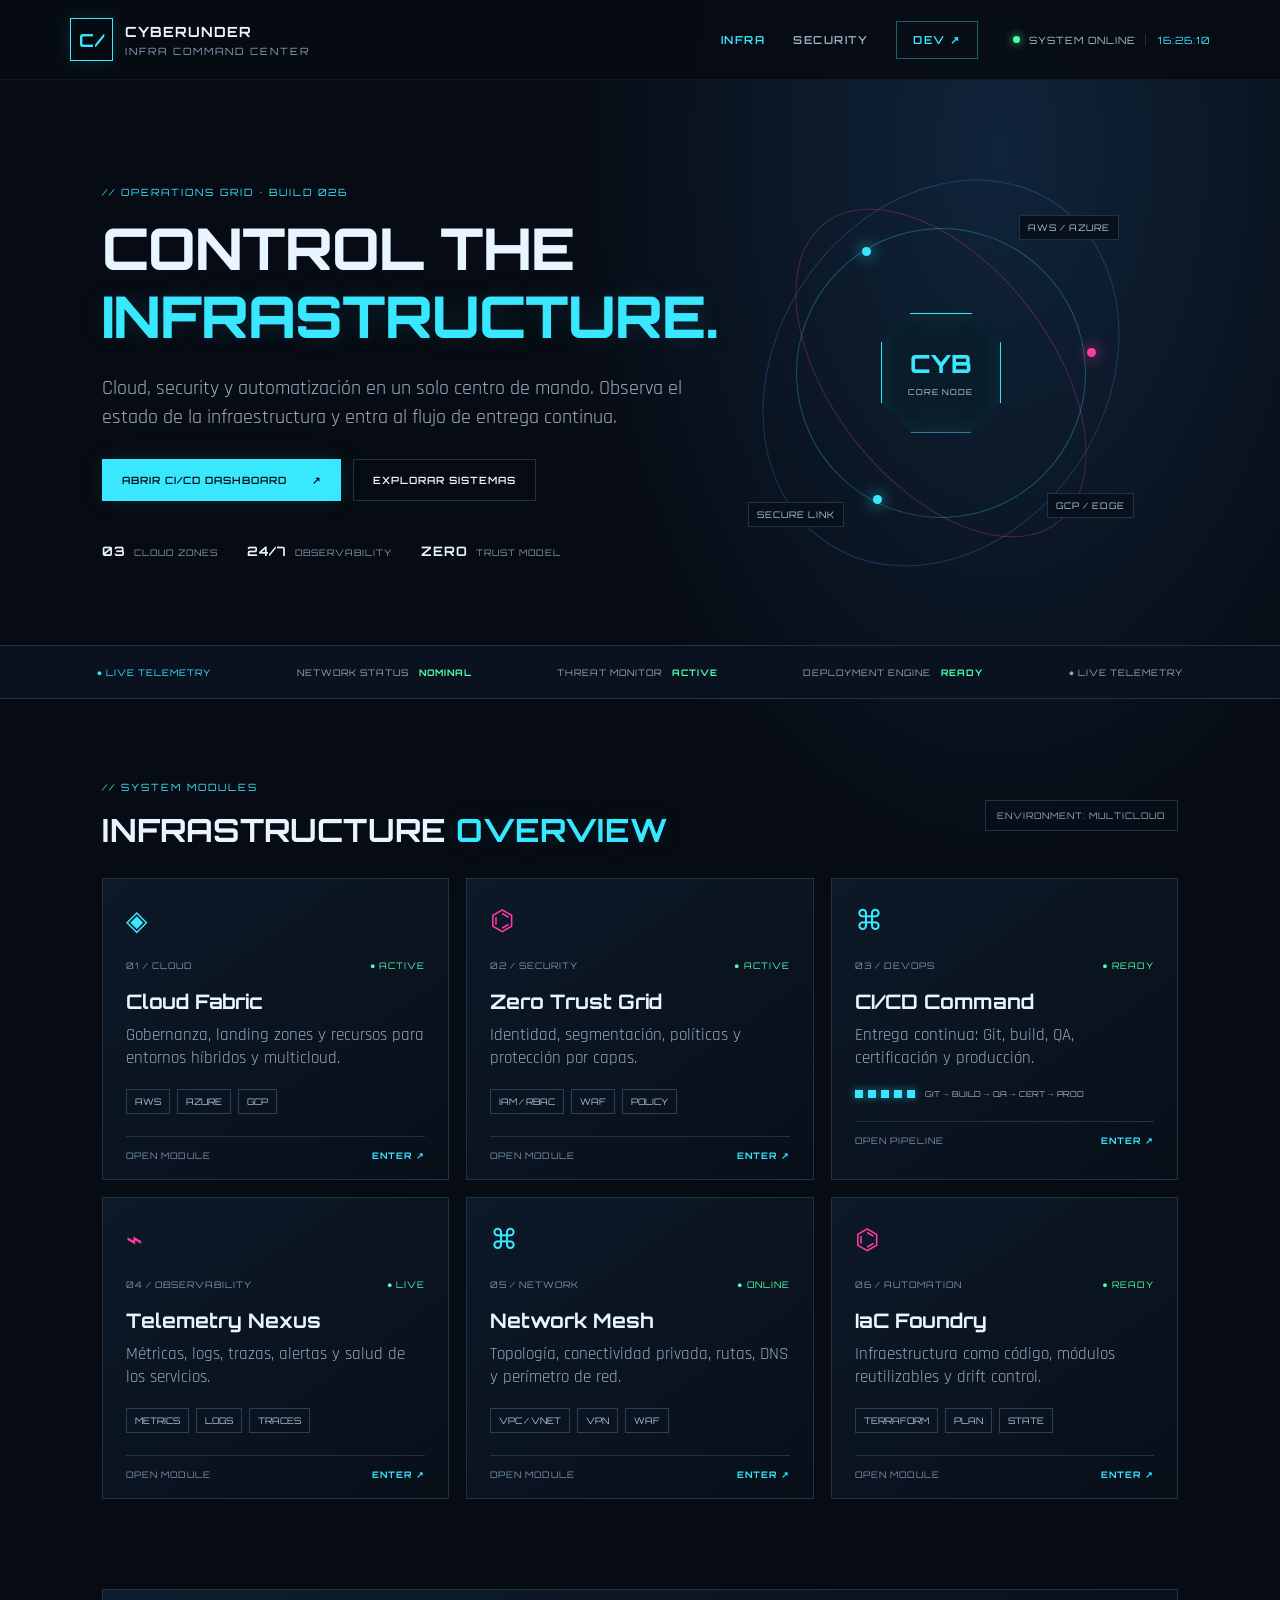
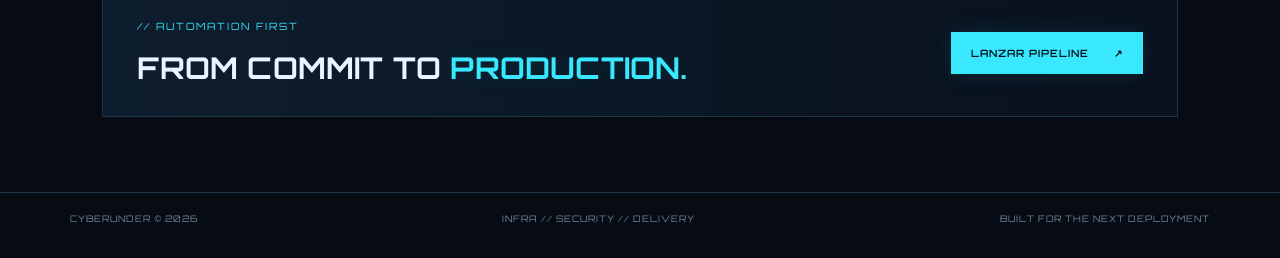
<file: index.html>
<!doctype html>
<html lang="es">
<head>
  <meta charset="utf-8"><meta name="viewport" content="width=device-width,initial-scale=1">
  <meta name="theme-color" content="#070b13"><title>CYBERUNDER // INFRA COMMAND</title>
  <link rel="stylesheet" href="assets/styles.css">
</head>
<body>
  <div class="scanlines"></div><header class="topbar">
    <a class="brand" href="index.html"><span class="brand-mark">C/</span><span>CYBERUNDER<small>INFRA COMMAND CENTER</small></span></a>
    <button class="menu-toggle" aria-label="Abrir menú">☰</button>
    <nav class="nav"><a class="active" href="#infra">INFRA</a><a href="#security">SECURITY</a><a class="nav-dev" href="cicd.html">DEV <b>↗</b></a></nav>
    <div class="system-state"><i class="pulse"></i> SYSTEM ONLINE <span id="clock">--:--:--</span></div>
  </header>
  <main>
    <section class="hero" id="infra"><div class="hero-copy"><p class="eyebrow">// OPERATIONS GRID · BUILD 026</p><h1>CONTROL THE<br><span>INFRASTRUCTURE.</span></h1><p class="hero-text">Cloud, security y automatización en un solo centro de mando. Observa el estado de la infraestructura y entra al flujo de entrega continua.</p><div class="hero-actions"><a class="btn primary" href="cicd.html">ABRIR CI/CD DASHBOARD <span>↗</span></a><a class="btn ghost" href="#modules">EXPLORAR SISTEMAS</a></div><div class="hero-meta"><span><b>03</b> CLOUD ZONES</span><span><b>24/7</b> OBSERVABILITY</span><span><b>ZERO</b> TRUST MODEL</span></div></div>
      <div class="orbital"><div class="orbit orbit-a"></div><div class="orbit orbit-b"></div><div class="orbit orbit-c"></div><div class="core"><span>CYB</span><small>CORE NODE</small></div><span class="orbit-label label-a">AWS / AZURE</span><span class="orbit-label label-b">SECURE LINK</span><span class="orbit-label label-c">GCP / EDGE</span><div class="orbit-dot dot-a"></div><div class="orbit-dot dot-b"></div><div class="orbit-dot dot-c"></div></div>
    </section>
    <section class="ticker"><span>● LIVE TELEMETRY</span><span>NETWORK STATUS <b>NOMINAL</b></span><span>THREAT MONITOR <b>ACTIVE</b></span><span>DEPLOYMENT ENGINE <b>READY</b></span><span>● LIVE TELEMETRY</span></section>
    <section class="section" id="modules"><div class="section-heading"><div><p class="eyebrow">// SYSTEM MODULES</p><h2>INFRASTRUCTURE <span>OVERVIEW</span></h2></div><span class="small-tag">ENVIRONMENT: MULTICLOUD</span></div>
      <div class="module-grid module-grid-expanded">
      <a class="module-card" href="module.html?module=cloud"><div class="card-icon">◈</div><div class="card-top"><span>01 / CLOUD</span><span class="status">● ACTIVE</span></div><h3>Cloud Fabric</h3><p>Gobernanza, landing zones y recursos para entornos híbridos y multicloud.</p><div class="chips"><span>AWS</span><span>AZURE</span><span>GCP</span></div><div class="card-line"><span>OPEN MODULE</span><b>ENTER ↗</b></div></a>
      <a class="module-card" href="module.html?module=security"><div class="card-icon magenta">⌬</div><div class="card-top"><span>02 / SECURITY</span><span class="status">● ACTIVE</span></div><h3>Zero Trust Grid</h3><p>Identidad, segmentación, políticas y protección por capas.</p><div class="chips"><span>IAM / RBAC</span><span>WAF</span><span>POLICY</span></div><div class="card-line"><span>OPEN MODULE</span><b>ENTER ↗</b></div></a>
      <a class="module-card dev-card" href="cicd.html"><div class="card-icon">⌘</div><div class="card-top"><span>03 / DEVOPS</span><span class="status">● READY</span></div><h3>CI/CD Command</h3><p>Entrega continua: Git, build, QA, certificación y producción.</p><div class="mini-flow"><i></i><i></i><i></i><i></i><i></i><span>GIT → BUILD → QA → CERT → PROD</span></div><div class="card-line"><span>OPEN PIPELINE</span><b>ENTER ↗</b></div></a>
      <a class="module-card" href="module.html?module=observability"><div class="card-icon magenta">⌁</div><div class="card-top"><span>04 / OBSERVABILITY</span><span class="status">● LIVE</span></div><h3>Telemetry Nexus</h3><p>Métricas, logs, trazas, alertas y salud de los servicios.</p><div class="chips"><span>METRICS</span><span>LOGS</span><span>TRACES</span></div><div class="card-line"><span>OPEN MODULE</span><b>ENTER ↗</b></div></a>
      <a class="module-card" href="module.html?module=network"><div class="card-icon">⌘</div><div class="card-top"><span>05 / NETWORK</span><span class="status">● ONLINE</span></div><h3>Network Mesh</h3><p>Topología, conectividad privada, rutas, DNS y perímetro de red.</p><div class="chips"><span>VPC / VNET</span><span>VPN</span><span>WAF</span></div><div class="card-line"><span>OPEN MODULE</span><b>ENTER ↗</b></div></a>
      <a class="module-card" href="module.html?module=iac"><div class="card-icon magenta">⌬</div><div class="card-top"><span>06 / AUTOMATION</span><span class="status">● READY</span></div><h3>IaC Foundry</h3><p>Infraestructura como código, módulos reutilizables y drift control.</p><div class="chips"><span>TERRAFORM</span><span>PLAN</span><span>STATE</span></div><div class="card-line"><span>OPEN MODULE</span><b>ENTER ↗</b></div></a>
      </div>
    </section>
    <section class="bottom-band"><div><p class="eyebrow">// AUTOMATION FIRST</p><h2>FROM COMMIT TO <span>PRODUCTION.</span></h2></div><a class="btn primary" href="cicd.html">LANZAR PIPELINE <span>↗</span></a></section>
  </main><footer><span>CYBERUNDER © 2026</span><span>INFRA // SECURITY // DELIVERY</span><span>BUILT FOR THE NEXT DEPLOYMENT</span></footer>
  <script src="assets/app.js"></script>
</body></html>
</file>
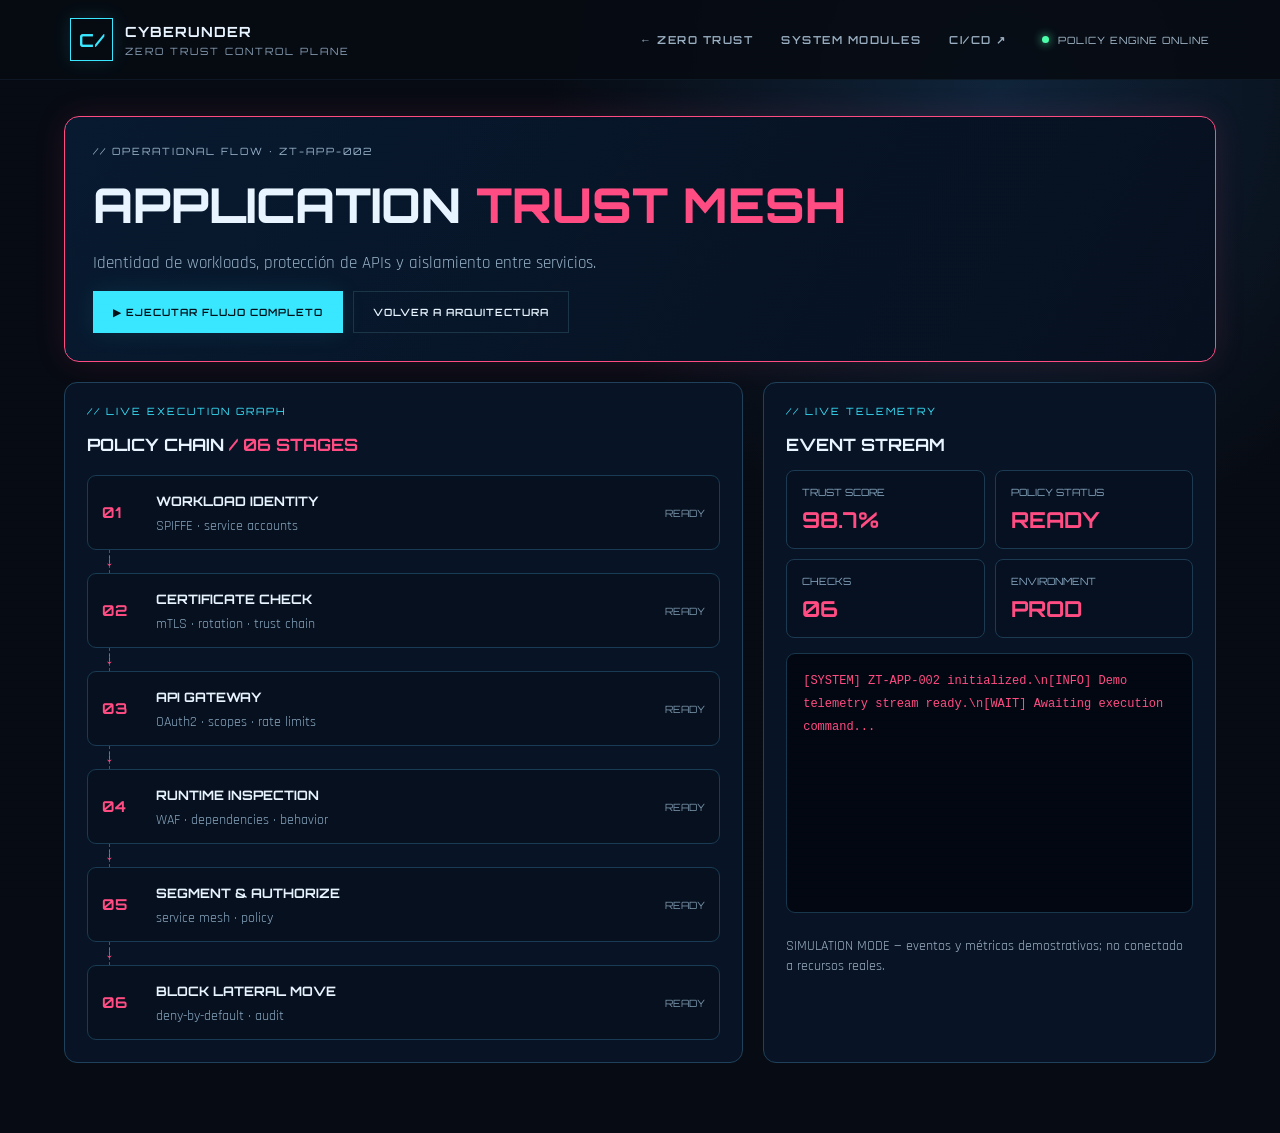
<file: applications-zero-trust.html>
<!doctype html><html lang="es"><head><meta charset="utf-8"><meta name="viewport" content="width=device-width,initial-scale=1"><title>APPLICATION TRUST MESH // CYBERUNDER</title><link rel="stylesheet" href="assets/styles.css"><style>
:root{--accent:#ff4c83}.dash{max-width:1400px;margin:auto;padding:36px 5% 70px}.herozt{border:1px solid var(--accent);padding:28px;border-radius:15px;background:linear-gradient(120deg,#081a30,#07101f);box-shadow:0 0 32px color-mix(in srgb,var(--accent) 12%,transparent)}.herozt h1{font:800 clamp(27px,4vw,48px) Orbitron,sans-serif;margin:12px 0}.herozt h1 span{color:var(--accent)}.herozt p{color:#9ab4ca}.layout{display:grid;grid-template-columns:1.2fr .8fr;gap:20px;margin-top:20px}.panel{background:#081426;border:1px solid #20415b;border-radius:13px;padding:22px;min-width:0}.panel h2{font:700 17px Orbitron,sans-serif}.nodes{display:grid;gap:0;margin-top:20px}.node{display:grid;grid-template-columns:42px 1fr auto;align-items:center;gap:12px;padding:14px;border:1px solid #193b53;background:#07101f;border-radius:9px}.node>span{font:700 15px Orbitron;color:var(--accent)}.node b{font:700 13px Orbitron}.node small{display:block;color:#89a7bf;margin-top:5px}.node em{font:10px Orbitron;color:#7892a7;font-style:normal}.node.running{border-color:var(--accent);box-shadow:0 0 18px color-mix(in srgb,var(--accent) 20%,transparent)}.node.done em{color:#59ffad}.link{height:23px;color:var(--accent);padding-left:18px;position:relative}.link i{display:inline-block;height:100%;border-left:1px dashed var(--accent);position:absolute;left:22px;opacity:.55}.terminal{background:#020711;border:1px solid #18364c;min-height:260px;padding:16px;border-radius:9px;color:var(--accent);font:12px/1.9 monospace;white-space:pre-wrap;overflow-wrap:anywhere}.kpis{display:grid;grid-template-columns:1fr 1fr;gap:10px;margin:15px 0}.kpi{padding:15px;border:1px solid #1c3b52;background:#061020;border-radius:8px}.kpi small{display:block;color:#86a4bd;font:10px Orbitron}.kpi b{display:block;color:var(--accent);font:700 22px Orbitron;margin-top:8px}.actions{display:flex;gap:10px;flex-wrap:wrap;margin-top:17px}@media(max-width:850px){.layout{grid-template-columns:1fr}.dash{padding:20px 13px}}
</style></head><body class="pipeline-page"><div class="scanlines"></div><header class="topbar"><a class="brand" href="index.html"><span class="brand-mark">C/</span><span>CYBERUNDER<small>ZERO TRUST CONTROL PLANE</small></span></a><nav class="nav"><a href="zero-trust.html">← ZERO TRUST</a><a href="index.html#modules">SYSTEM MODULES</a><a href="cicd.html">CI/CD ↗</a></nav><div class="system-state"><i class="pulse"></i> POLICY ENGINE ONLINE</div></header><main class="dash"><section class="herozt"><p class="eyebrow">// OPERATIONAL FLOW · ZT-APP-002</p><h1>APPLICATION <span>TRUST MESH</span></h1><p>Identidad de workloads, protección de APIs y aislamiento entre servicios.</p><div class="actions"><button class="btn primary" id="run">▶ EJECUTAR FLUJO COMPLETO</button><a class="btn ghost" href="zero-trust.html">VOLVER A ARQUITECTURA</a></div></section><div class="layout"><section class="panel"><p class="eyebrow">// LIVE EXECUTION GRAPH</p><h2>POLICY CHAIN <span style="color:var(--accent)">/ 06 STAGES</span></h2><div class="nodes"><article class="node"><span>01</span><div><b>WORKLOAD IDENTITY</b><small>SPIFFE · service accounts</small></div><em>READY</em></article><div class="link">↓ <i></i></div><article class="node"><span>02</span><div><b>CERTIFICATE CHECK</b><small>mTLS · rotation · trust chain</small></div><em>READY</em></article><div class="link">↓ <i></i></div><article class="node"><span>03</span><div><b>API GATEWAY</b><small>OAuth2 · scopes · rate limits</small></div><em>READY</em></article><div class="link">↓ <i></i></div><article class="node"><span>04</span><div><b>RUNTIME INSPECTION</b><small>WAF · dependencies · behavior</small></div><em>READY</em></article><div class="link">↓ <i></i></div><article class="node"><span>05</span><div><b>SEGMENT & AUTHORIZE</b><small>service mesh · policy</small></div><em>READY</em></article><div class="link">↓ <i></i></div><article class="node"><span>06</span><div><b>BLOCK LATERAL MOVE</b><small>deny-by-default · audit</small></div><em>READY</em></article></div></section><aside class="panel"><p class="eyebrow">// LIVE TELEMETRY</p><h2>EVENT STREAM</h2><div class="kpis"><div class="kpi"><small>TRUST SCORE</small><b id="score">98.7%</b></div><div class="kpi"><small>POLICY STATUS</small><b id="status">READY</b></div><div class="kpi"><small>CHECKS</small><b id="checks">06</b></div><div class="kpi"><small>ENVIRONMENT</small><b>PROD</b></div></div><div class="terminal" id="log">[SYSTEM] ZT-APP-002 initialized.\n[INFO] Demo telemetry stream ready.\n[WAIT] Awaiting execution command...</div><p class="hero-text" style="font-size:14px">SIMULATION MODE — eventos y métricas demostrativos; no conectado a recursos reales.</p></aside></div></main><script>
const logs=["Atestando identidad del workload", "Verificando certificados y mTLS", "Validando scopes y límites de API", "Inspeccionando señales de runtime", "Evaluando política entre servicios", "Bloqueando movimiento lateral no autorizado"];const nodes=[...document.querySelectorAll('.node')];let busy=false;document.querySelector('#run').onclick=async()=>{if(busy)return;busy=true;let b=document.querySelector('#run'),log=document.querySelector('#log');b.disabled=true;b.textContent='◌ EJECUTANDO';nodes.forEach(n=>{n.classList.remove('done','running');n.querySelector('em').textContent='QUEUED'});log.textContent='[SYSTEM] Workflow started · ZT-APP-002';for(let i=0;i<nodes.length;i++){nodes[i].classList.add('running');nodes[i].querySelector('em').textContent='RUNNING';log.textContent+='\n['+new Date().toLocaleTimeString('es-CL',{hour12:false})+'] '+logs[i];await new Promise(r=>setTimeout(r,650));nodes[i].classList.remove('running');nodes[i].classList.add('done');nodes[i].querySelector('em').textContent='PASS'}document.querySelector('#status').textContent='PASS';document.querySelector('#score').textContent='99.2%';log.textContent+='\n[PASS] All stages completed. Evidence recorded.';b.disabled=false;b.textContent='↻ EJECUTAR DE NUEVO';busy=false};
</script></body></html>
</file>
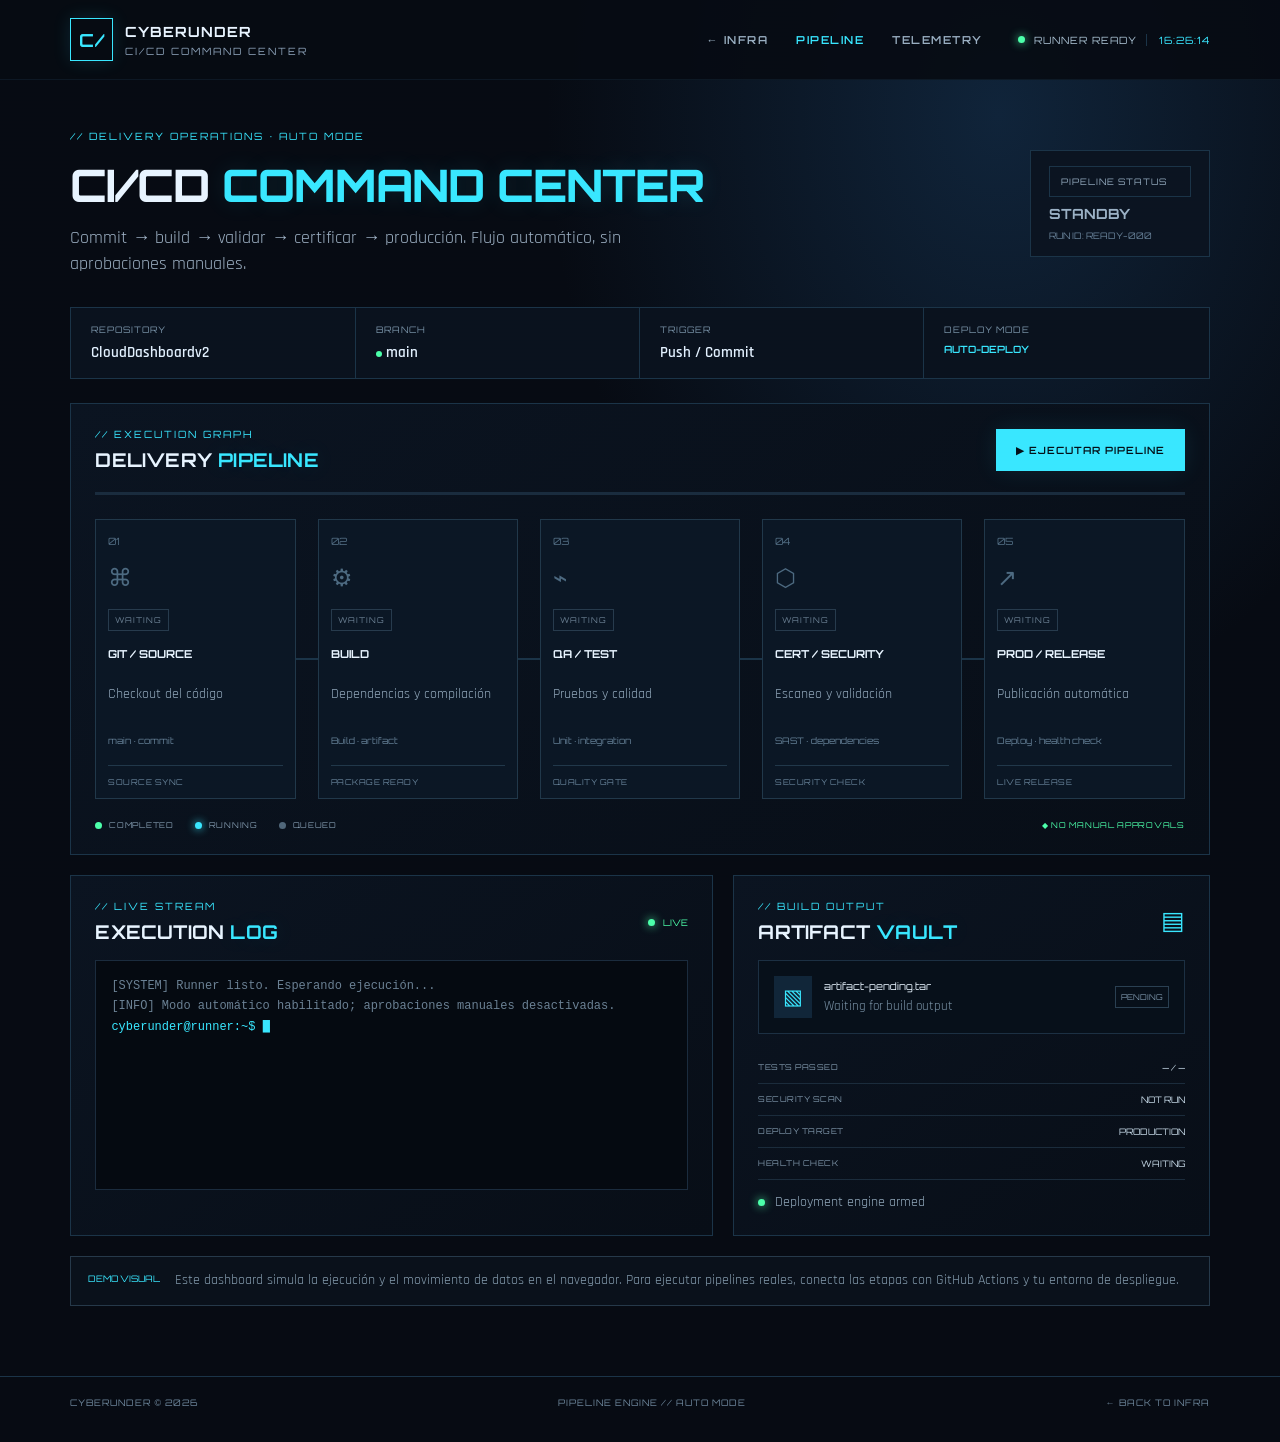
<file: cicd.html>
<!doctype html>
<html lang="es"><head><meta charset="utf-8"><meta name="viewport" content="width=device-width,initial-scale=1"><meta name="theme-color" content="#070b13"><title>CI/CD COMMAND // CYBERUNDER</title><link rel="stylesheet" href="assets/styles.css"></head>
<body class="pipeline-page"><div class="scanlines"></div><header class="topbar"><a class="brand" href="index.html"><span class="brand-mark">C/</span><span>CYBERUNDER<small>CI/CD COMMAND CENTER</small></span></a><button class="menu-toggle" aria-label="Abrir menú">☰</button><nav class="nav"><a href="index.html">← INFRA</a><a href="#pipeline" class="active">PIPELINE</a><a href="#telemetry">TELEMETRY</a></nav><div class="system-state"><i class="pulse"></i> RUNNER READY <span id="clock">--:--:--</span></div></header>
<main class="pipeline-main"><div class="page-title"><div><p class="eyebrow">// DELIVERY OPERATIONS · AUTO MODE</p><h1>CI/CD <span>COMMAND CENTER</span></h1><p class="hero-text">Commit → build → validar → certificar → producción. Flujo automático, sin aprobaciones manuales.</p></div><div class="run-box"><span class="small-tag">PIPELINE STATUS</span><strong id="pipelineStatus" class="status-idle">STANDBY</strong><small id="runId">RUN ID: READY-000</small></div></div>
<section class="pipeline-summary"><div><span>REPOSITORY</span><b>CloudDashboardv2</b></div><div><span>BRANCH</span><b><i class="branch-dot"></i> main</b></div><div><span>TRIGGER</span><b>Push / Commit</b></div><div><span>DEPLOY MODE</span><b class="cyan">AUTO-DEPLOY</b></div></section>
<section class="pipeline-panel" id="pipeline"><div class="panel-heading"><div><p class="eyebrow">// EXECUTION GRAPH</p><h2>DELIVERY <span>PIPELINE</span></h2></div><button id="runPipeline" class="btn primary run-button">▶ EJECUTAR PIPELINE</button></div><div class="progress-track"><div id="progressBar"></div></div><div class="stage-flow" id="stageFlow">
<article class="stage" data-stage="0"><div class="stage-number">01</div><div class="stage-symbol">⌘</div><span class="stage-state">WAITING</span><h3>GIT / SOURCE</h3><p>Checkout del código</p><small>main · commit</small><div class="stage-foot">SOURCE SYNC</div></article><div class="connector"><span></span></div>
<article class="stage" data-stage="1"><div class="stage-number">02</div><div class="stage-symbol">⚙</div><span class="stage-state">WAITING</span><h3>BUILD</h3><p>Dependencias y compilación</p><small>Build · artifact</small><div class="stage-foot">PACKAGE READY</div></article><div class="connector"><span></span></div>
<article class="stage" data-stage="2"><div class="stage-number">03</div><div class="stage-symbol">⌁</div><span class="stage-state">WAITING</span><h3>QA / TEST</h3><p>Pruebas y calidad</p><small>Unit · integration</small><div class="stage-foot">QUALITY GATE</div></article><div class="connector"><span></span></div>
<article class="stage" data-stage="3"><div class="stage-number">04</div><div class="stage-symbol">⬡</div><span class="stage-state">WAITING</span><h3>CERT / SECURITY</h3><p>Escaneo y validación</p><small>SAST · dependencies</small><div class="stage-foot">SECURITY CHECK</div></article><div class="connector"><span></span></div>
<article class="stage" data-stage="4"><div class="stage-number">05</div><div class="stage-symbol">↗</div><span class="stage-state">WAITING</span><h3>PROD / RELEASE</h3><p>Publicación automática</p><small>Deploy · health check</small><div class="stage-foot">LIVE RELEASE</div></article></div>
<div class="flow-legend"><span><i class="legend-dot done"></i> COMPLETED</span><span><i class="legend-dot active-dot"></i> RUNNING</span><span><i class="legend-dot idle-dot"></i> QUEUED</span><span class="auto-note">◆ NO MANUAL APPROVALS</span></div></section>
<div class="telemetry-grid" id="telemetry"><section class="terminal-panel"><div class="panel-heading compact"><div><p class="eyebrow">// LIVE STREAM</p><h2>EXECUTION <span>LOG</span></h2></div><span class="live-label"><i class="pulse"></i> LIVE</span></div><div class="terminal" id="terminal"><div class="terminal-line muted">[SYSTEM] Runner listo. Esperando ejecución...</div><div class="terminal-line muted">[INFO] Modo automático habilitado; aprobaciones manuales desactivadas.</div><div class="terminal-line cursor-line"><span class="prompt">cyberunder@runner:~$</span> <span class="cursor">█</span></div></div></section>
<section class="artifact-panel"><div class="panel-heading compact"><div><p class="eyebrow">// BUILD OUTPUT</p><h2>ARTIFACT <span>VAULT</span></h2></div><span class="vault-icon">▤</span></div><div class="artifact-box"><div class="artifact-file">▧</div><div><b id="artifactName">artifact-pending.tar</b><small id="artifactMeta">Waiting for build output</small></div><span id="artifactStatus" class="artifact-badge">PENDING</span></div><div class="metric-list"><div><span>TESTS PASSED</span><b id="testsPassed">— / —</b></div><div><span>SECURITY SCAN</span><b id="securityScan">NOT RUN</b></div><div><span>DEPLOY TARGET</span><b>PRODUCTION</b></div><div><span>HEALTH CHECK</span><b id="healthCheck">WAITING</b></div></div><div class="deploy-indicator"><i class="pulse"></i><span id="deployText">Deployment engine armed</span></div></section></div>
<div class="notice"><b>DEMO VISUAL</b><span>Este dashboard simula la ejecución y el movimiento de datos en el navegador. Para ejecutar pipelines reales, conecta las etapas con GitHub Actions y tu entorno de despliegue.</span></div>
</main><footer><span>CYBERUNDER © 2026</span><span>PIPELINE ENGINE // AUTO MODE</span><a href="index.html">← BACK TO INFRA</a></footer><script src="assets/app.js"></script><script src="assets/pipeline.js"></script></body></html>
</file>
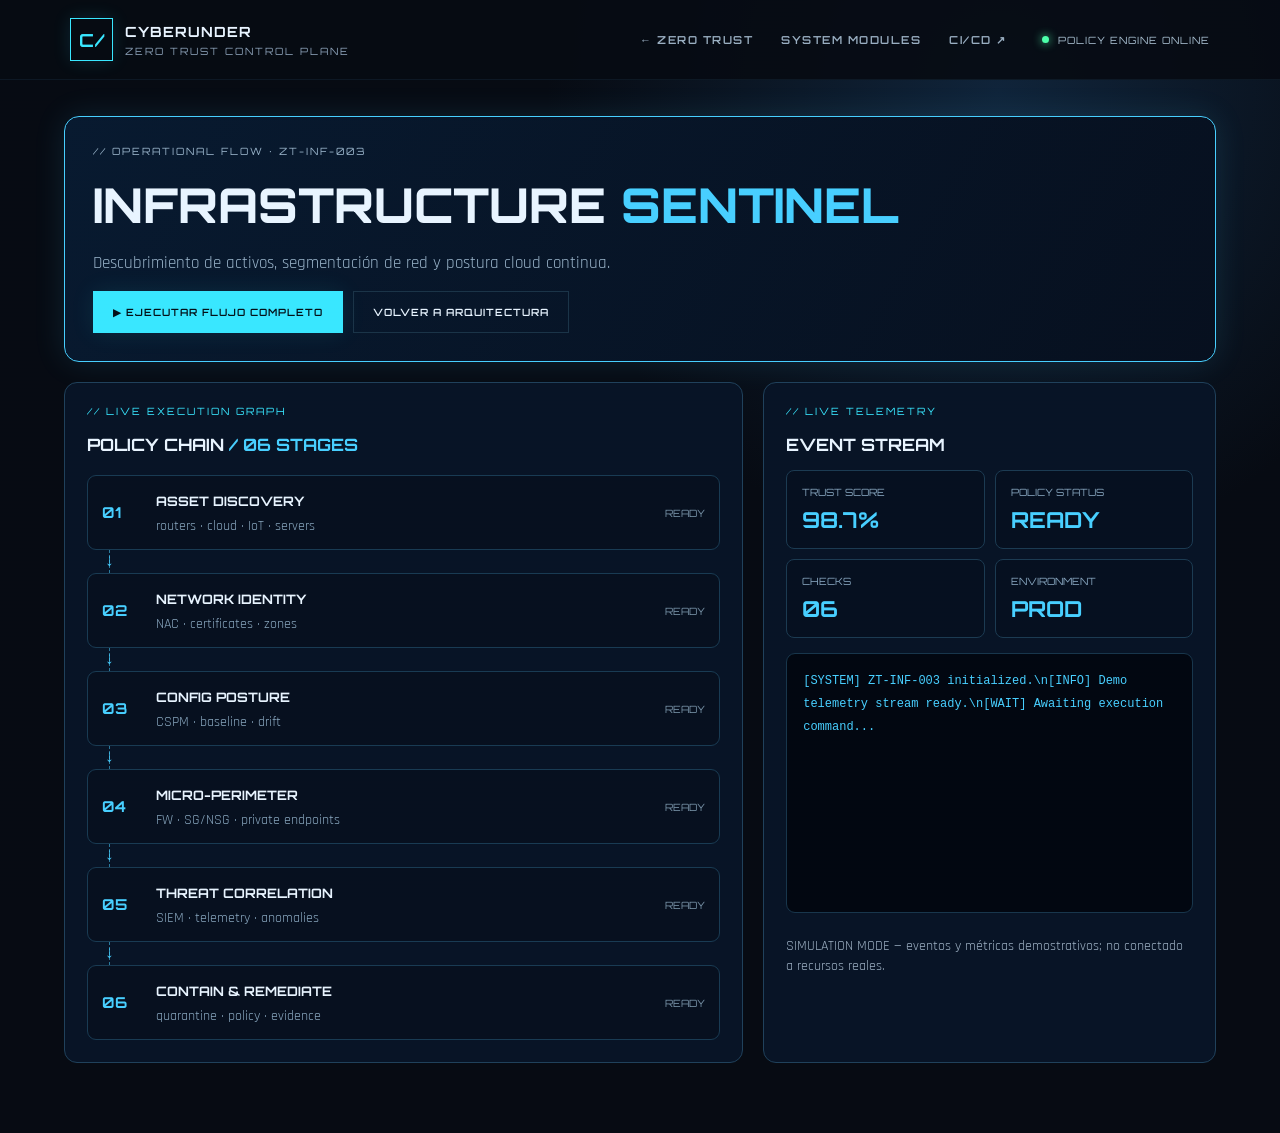
<file: infrastructure-zero-trust.html>
<!doctype html><html lang="es"><head><meta charset="utf-8"><meta name="viewport" content="width=device-width,initial-scale=1"><title>INFRASTRUCTURE SENTINEL // CYBERUNDER</title><link rel="stylesheet" href="assets/styles.css"><style>
:root{--accent:#48cfff}.dash{max-width:1400px;margin:auto;padding:36px 5% 70px}.herozt{border:1px solid var(--accent);padding:28px;border-radius:15px;background:linear-gradient(120deg,#081a30,#07101f);box-shadow:0 0 32px color-mix(in srgb,var(--accent) 12%,transparent)}.herozt h1{font:800 clamp(27px,4vw,48px) Orbitron,sans-serif;margin:12px 0}.herozt h1 span{color:var(--accent)}.herozt p{color:#9ab4ca}.layout{display:grid;grid-template-columns:1.2fr .8fr;gap:20px;margin-top:20px}.panel{background:#081426;border:1px solid #20415b;border-radius:13px;padding:22px;min-width:0}.panel h2{font:700 17px Orbitron,sans-serif}.nodes{display:grid;gap:0;margin-top:20px}.node{display:grid;grid-template-columns:42px 1fr auto;align-items:center;gap:12px;padding:14px;border:1px solid #193b53;background:#07101f;border-radius:9px}.node>span{font:700 15px Orbitron;color:var(--accent)}.node b{font:700 13px Orbitron}.node small{display:block;color:#89a7bf;margin-top:5px}.node em{font:10px Orbitron;color:#7892a7;font-style:normal}.node.running{border-color:var(--accent);box-shadow:0 0 18px color-mix(in srgb,var(--accent) 20%,transparent)}.node.done em{color:#59ffad}.link{height:23px;color:var(--accent);padding-left:18px;position:relative}.link i{display:inline-block;height:100%;border-left:1px dashed var(--accent);position:absolute;left:22px;opacity:.55}.terminal{background:#020711;border:1px solid #18364c;min-height:260px;padding:16px;border-radius:9px;color:var(--accent);font:12px/1.9 monospace;white-space:pre-wrap;overflow-wrap:anywhere}.kpis{display:grid;grid-template-columns:1fr 1fr;gap:10px;margin:15px 0}.kpi{padding:15px;border:1px solid #1c3b52;background:#061020;border-radius:8px}.kpi small{display:block;color:#86a4bd;font:10px Orbitron}.kpi b{display:block;color:var(--accent);font:700 22px Orbitron;margin-top:8px}.actions{display:flex;gap:10px;flex-wrap:wrap;margin-top:17px}@media(max-width:850px){.layout{grid-template-columns:1fr}.dash{padding:20px 13px}}
</style></head><body class="pipeline-page"><div class="scanlines"></div><header class="topbar"><a class="brand" href="index.html"><span class="brand-mark">C/</span><span>CYBERUNDER<small>ZERO TRUST CONTROL PLANE</small></span></a><nav class="nav"><a href="zero-trust.html">← ZERO TRUST</a><a href="index.html#modules">SYSTEM MODULES</a><a href="cicd.html">CI/CD ↗</a></nav><div class="system-state"><i class="pulse"></i> POLICY ENGINE ONLINE</div></header><main class="dash"><section class="herozt"><p class="eyebrow">// OPERATIONAL FLOW · ZT-INF-003</p><h1>INFRASTRUCTURE <span>SENTINEL</span></h1><p>Descubrimiento de activos, segmentación de red y postura cloud continua.</p><div class="actions"><button class="btn primary" id="run">▶ EJECUTAR FLUJO COMPLETO</button><a class="btn ghost" href="zero-trust.html">VOLVER A ARQUITECTURA</a></div></section><div class="layout"><section class="panel"><p class="eyebrow">// LIVE EXECUTION GRAPH</p><h2>POLICY CHAIN <span style="color:var(--accent)">/ 06 STAGES</span></h2><div class="nodes"><article class="node"><span>01</span><div><b>ASSET DISCOVERY</b><small>routers · cloud · IoT · servers</small></div><em>READY</em></article><div class="link">↓ <i></i></div><article class="node"><span>02</span><div><b>NETWORK IDENTITY</b><small>NAC · certificates · zones</small></div><em>READY</em></article><div class="link">↓ <i></i></div><article class="node"><span>03</span><div><b>CONFIG POSTURE</b><small>CSPM · baseline · drift</small></div><em>READY</em></article><div class="link">↓ <i></i></div><article class="node"><span>04</span><div><b>MICRO-PERIMETER</b><small>FW · SG/NSG · private endpoints</small></div><em>READY</em></article><div class="link">↓ <i></i></div><article class="node"><span>05</span><div><b>THREAT CORRELATION</b><small>SIEM · telemetry · anomalies</small></div><em>READY</em></article><div class="link">↓ <i></i></div><article class="node"><span>06</span><div><b>CONTAIN & REMEDIATE</b><small>quarantine · policy · evidence</small></div><em>READY</em></article></div></section><aside class="panel"><p class="eyebrow">// LIVE TELEMETRY</p><h2>EVENT STREAM</h2><div class="kpis"><div class="kpi"><small>TRUST SCORE</small><b id="score">98.7%</b></div><div class="kpi"><small>POLICY STATUS</small><b id="status">READY</b></div><div class="kpi"><small>CHECKS</small><b id="checks">06</b></div><div class="kpi"><small>ENVIRONMENT</small><b>PROD</b></div></div><div class="terminal" id="log">[SYSTEM] ZT-INF-003 initialized.\n[INFO] Demo telemetry stream ready.\n[WAIT] Awaiting execution command...</div><p class="hero-text" style="font-size:14px">SIMULATION MODE — eventos y métricas demostrativos; no conectado a recursos reales.</p></aside></div></main><script>
const logs=["Descubriendo activos y servicios", "Mapeando segmentos y zonas de confianza", "Comparando configuración con baseline", "Validando firewall y endpoints privados", "Correlacionando eventos de seguridad", "Simulando contención y guardando evidencia"];const nodes=[...document.querySelectorAll('.node')];let busy=false;document.querySelector('#run').onclick=async()=>{if(busy)return;busy=true;let b=document.querySelector('#run'),log=document.querySelector('#log');b.disabled=true;b.textContent='◌ EJECUTANDO';nodes.forEach(n=>{n.classList.remove('done','running');n.querySelector('em').textContent='QUEUED'});log.textContent='[SYSTEM] Workflow started · ZT-INF-003';for(let i=0;i<nodes.length;i++){nodes[i].classList.add('running');nodes[i].querySelector('em').textContent='RUNNING';log.textContent+='\n['+new Date().toLocaleTimeString('es-CL',{hour12:false})+'] '+logs[i];await new Promise(r=>setTimeout(r,650));nodes[i].classList.remove('running');nodes[i].classList.add('done');nodes[i].querySelector('em').textContent='PASS'}document.querySelector('#status').textContent='PASS';document.querySelector('#score').textContent='99.2%';log.textContent+='\n[PASS] All stages completed. Evidence recorded.';b.disabled=false;b.textContent='↻ EJECUTAR DE NUEVO';busy=false};
</script></body></html>
</file>
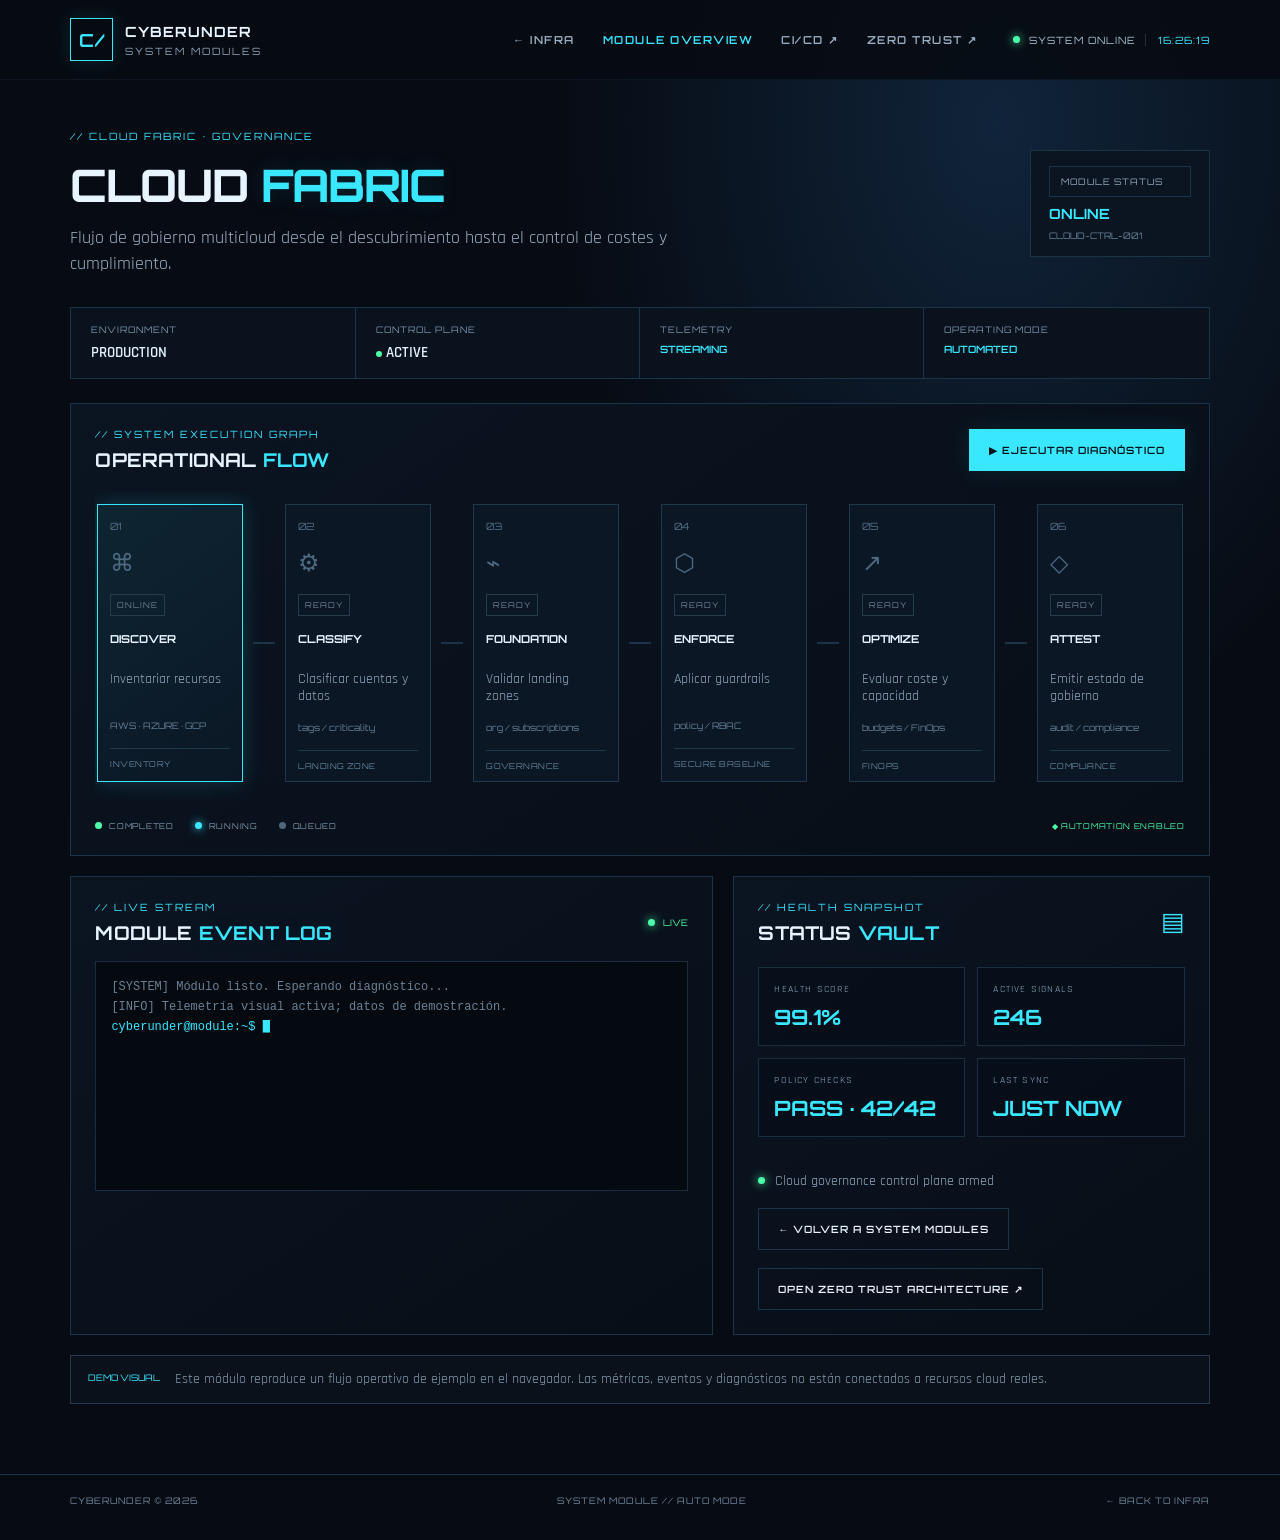
<file: module.html>
<!doctype html>
<html lang="es"><head><meta charset="utf-8"><meta name="viewport" content="width=device-width,initial-scale=1"><meta name="theme-color" content="#070b13"><title>SYSTEM MODULE // CYBERUNDER</title><link rel="stylesheet" href="assets/styles.css"></head>
<body class="pipeline-page"><div class="scanlines"></div><header class="topbar"><a class="brand" href="index.html"><span class="brand-mark">C/</span><span>CYBERUNDER<small>SYSTEM MODULES</small></span></a><button class="menu-toggle" aria-label="Abrir menú">☰</button><nav class="nav"><a href="index.html">← INFRA</a><a class="active" href="#overview">MODULE OVERVIEW</a><a href="cicd.html">CI/CD ↗</a><a href="zero-trust.html">ZERO TRUST ↗</a></nav><div class="system-state"><i class="pulse"></i> SYSTEM ONLINE <span id="clock">--:--:--</span></div></header>
<main class="pipeline-main module-dashboard"><div class="page-title"><div><p class="eyebrow" id="moduleEyebrow">// SYSTEM MODULE · TELEMETRY</p><h1 id="moduleTitle">CLOUD <span>FABRIC</span></h1><p class="hero-text" id="moduleDescription">Gobernanza y operación de infraestructura multicloud.</p></div><div class="run-box"><span class="small-tag">MODULE STATUS</span><strong class="status-running" id="moduleStatus">ONLINE</strong><small id="moduleCode">SYS-MOD-001</small></div></div>
<section class="pipeline-summary" id="overview"><div><span>ENVIRONMENT</span><b>PRODUCTION</b></div><div><span>CONTROL PLANE</span><b><i class="branch-dot"></i> ACTIVE</b></div><div><span>TELEMETRY</span><b class="cyan">STREAMING</b></div><div><span>OPERATING MODE</span><b class="cyan">AUTOMATED</b></div></section>
<section class="pipeline-panel"><div class="panel-heading"><div><p class="eyebrow">// SYSTEM EXECUTION GRAPH</p><h2 id="graphTitle">OPERATIONAL <span>FLOW</span></h2></div><button id="runModule" class="btn primary run-button">▶ EJECUTAR DIAGNÓSTICO</button></div><div class="module-flow" id="moduleFlow"><article class="stage active"><div class="stage-number">01</div><div class="stage-symbol">⌘</div><span class="stage-state">ONLINE</span><h3>COLLECT</h3><p>Recopilar señales</p><small>telemetry / APIs</small></article><div class="connector"><span></span></div><article class="stage"><div class="stage-number">02</div><div class="stage-symbol">⚙</div><span class="stage-state">READY</span><h3>ANALYZE</h3><p>Evaluar estado</p><small>rules / policies</small></article><div class="connector"><span></span></div><article class="stage"><div class="stage-number">03</div><div class="stage-symbol">⌁</div><span class="stage-state">READY</span><h3>VALIDATE</h3><p>Verificar controles</p><small>health / compliance</small></article><div class="connector"><span></span></div><article class="stage"><div class="stage-number">04</div><div class="stage-symbol">⬡</div><span class="stage-state">READY</span><h3>REMEDIATE</h3><p>Acción automatizada</p><small>policy / workflow</small></article><div class="connector"><span></span></div><article class="stage"><div class="stage-number">05</div><div class="stage-symbol">↗</div><span class="stage-state">READY</span><h3>REPORT</h3><p>Estado actualizado</p><small>metrics / audit</small></article></div><div class="flow-legend"><span><i class="legend-dot done"></i> COMPLETED</span><span><i class="legend-dot active-dot"></i> RUNNING</span><span><i class="legend-dot idle-dot"></i> QUEUED</span><span class="auto-note">◆ AUTOMATION ENABLED</span></div></section>
<div class="telemetry-grid"><section class="terminal-panel"><div class="panel-heading compact"><div><p class="eyebrow">// LIVE STREAM</p><h2>MODULE <span>EVENT LOG</span></h2></div><span class="live-label"><i class="pulse"></i> LIVE</span></div><div class="terminal" id="moduleTerminal"><div class="terminal-line muted">[SYSTEM] Módulo listo. Esperando diagnóstico...</div><div class="terminal-line muted">[INFO] Telemetría visual activa; datos de demostración.</div><div class="terminal-line cursor-line"><span class="prompt">cyberunder@module:~$</span> <span class="cursor">█</span></div></div></section><section class="artifact-panel"><div class="panel-heading compact"><div><p class="eyebrow">// HEALTH SNAPSHOT</p><h2>STATUS <span>VAULT</span></h2></div><span class="vault-icon">▤</span></div><div class="module-kpi-grid"><div><span>HEALTH SCORE</span><b id="healthScore">98.7%</b></div><div><span>ACTIVE SIGNALS</span><b id="activeSignals">128</b></div><div><span>POLICY CHECKS</span><b id="policyChecks">PASS</b></div><div><span>LAST SYNC</span><b id="lastSync">JUST NOW</b></div></div><div class="deploy-indicator"><i class="pulse"></i><span id="moduleNotice">Monitoring and automation armed</span></div><a class="btn ghost module-back" href="index.html#modules">← VOLVER A SYSTEM MODULES</a><a class="btn ghost module-back" href="zero-trust.html">OPEN ZERO TRUST ARCHITECTURE ↗</a></section></div>
<div class="notice"><b>DEMO VISUAL</b><span>Este módulo reproduce un flujo operativo de ejemplo en el navegador. Las métricas, eventos y diagnósticos no están conectados a recursos cloud reales.</span></div></main><footer><span>CYBERUNDER © 2026</span><span>SYSTEM MODULE // AUTO MODE</span><a href="index.html#modules">← BACK TO INFRA</a></footer><script src="assets/app.js"></script><script src="assets/module.js"></script></body></html>
</file>
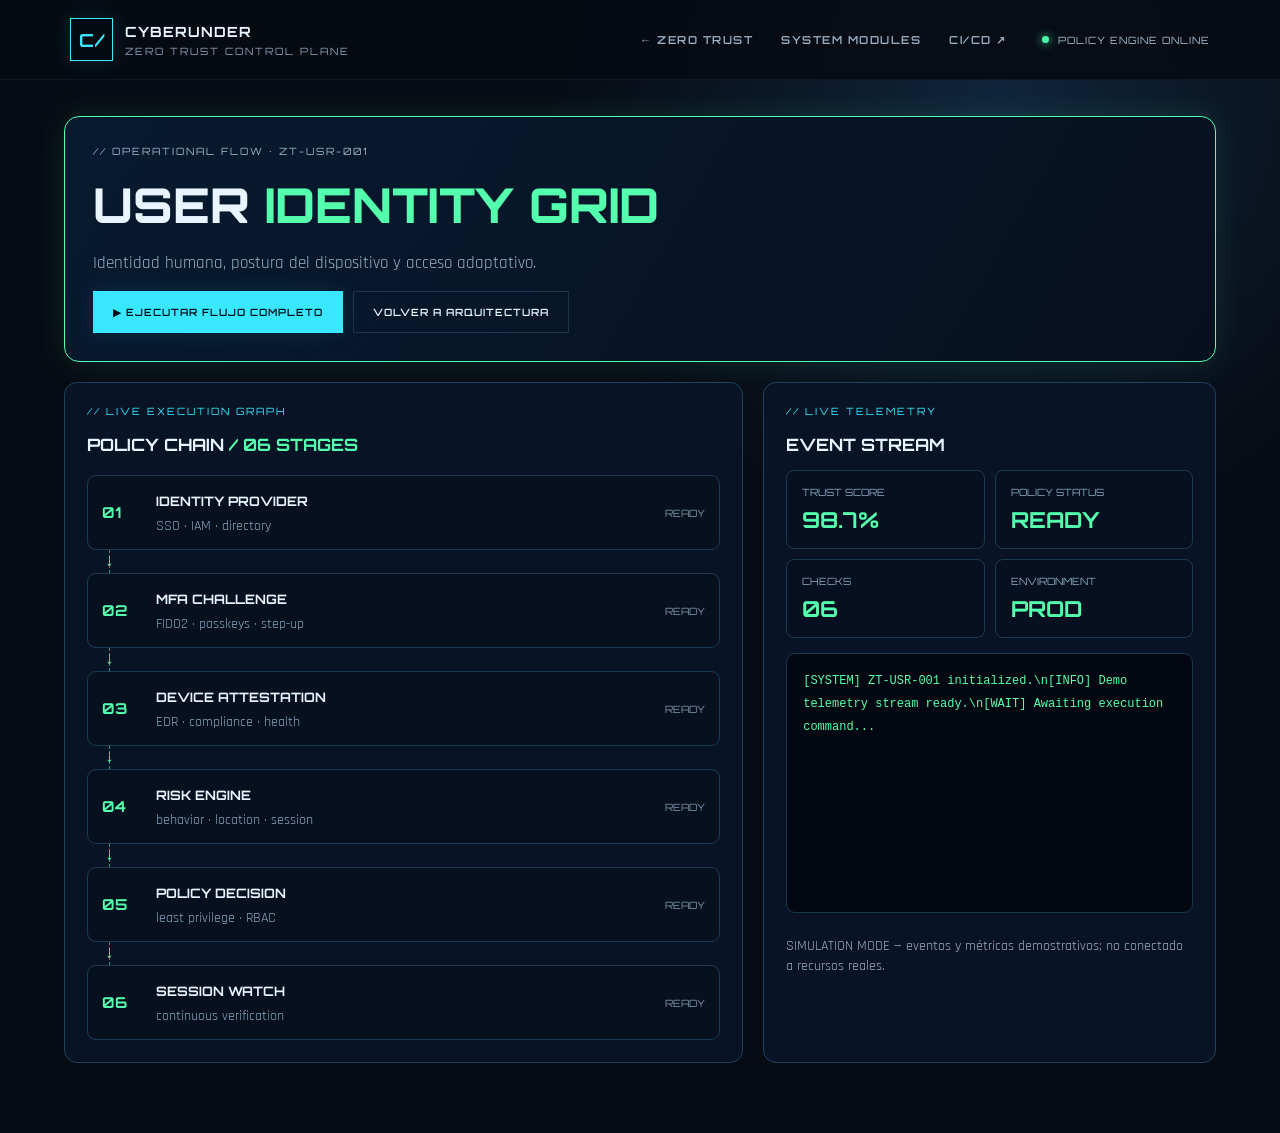
<file: users-zero-trust.html>
<!doctype html><html lang="es"><head><meta charset="utf-8"><meta name="viewport" content="width=device-width,initial-scale=1"><title>USER IDENTITY GRID // CYBERUNDER</title><link rel="stylesheet" href="assets/styles.css"><style>
:root{--accent:#54ffad}.dash{max-width:1400px;margin:auto;padding:36px 5% 70px}.herozt{border:1px solid var(--accent);padding:28px;border-radius:15px;background:linear-gradient(120deg,#081a30,#07101f);box-shadow:0 0 32px color-mix(in srgb,var(--accent) 12%,transparent)}.herozt h1{font:800 clamp(27px,4vw,48px) Orbitron,sans-serif;margin:12px 0}.herozt h1 span{color:var(--accent)}.herozt p{color:#9ab4ca}.layout{display:grid;grid-template-columns:1.2fr .8fr;gap:20px;margin-top:20px}.panel{background:#081426;border:1px solid #20415b;border-radius:13px;padding:22px;min-width:0}.panel h2{font:700 17px Orbitron,sans-serif}.nodes{display:grid;gap:0;margin-top:20px}.node{display:grid;grid-template-columns:42px 1fr auto;align-items:center;gap:12px;padding:14px;border:1px solid #193b53;background:#07101f;border-radius:9px}.node>span{font:700 15px Orbitron;color:var(--accent)}.node b{font:700 13px Orbitron}.node small{display:block;color:#89a7bf;margin-top:5px}.node em{font:10px Orbitron;color:#7892a7;font-style:normal}.node.running{border-color:var(--accent);box-shadow:0 0 18px color-mix(in srgb,var(--accent) 20%,transparent)}.node.done em{color:#59ffad}.link{height:23px;color:var(--accent);padding-left:18px;position:relative}.link i{display:inline-block;height:100%;border-left:1px dashed var(--accent);position:absolute;left:22px;opacity:.55}.terminal{background:#020711;border:1px solid #18364c;min-height:260px;padding:16px;border-radius:9px;color:var(--accent);font:12px/1.9 monospace;white-space:pre-wrap;overflow-wrap:anywhere}.kpis{display:grid;grid-template-columns:1fr 1fr;gap:10px;margin:15px 0}.kpi{padding:15px;border:1px solid #1c3b52;background:#061020;border-radius:8px}.kpi small{display:block;color:#86a4bd;font:10px Orbitron}.kpi b{display:block;color:var(--accent);font:700 22px Orbitron;margin-top:8px}.actions{display:flex;gap:10px;flex-wrap:wrap;margin-top:17px}@media(max-width:850px){.layout{grid-template-columns:1fr}.dash{padding:20px 13px}}
</style></head><body class="pipeline-page"><div class="scanlines"></div><header class="topbar"><a class="brand" href="index.html"><span class="brand-mark">C/</span><span>CYBERUNDER<small>ZERO TRUST CONTROL PLANE</small></span></a><nav class="nav"><a href="zero-trust.html">← ZERO TRUST</a><a href="index.html#modules">SYSTEM MODULES</a><a href="cicd.html">CI/CD ↗</a></nav><div class="system-state"><i class="pulse"></i> POLICY ENGINE ONLINE</div></header><main class="dash"><section class="herozt"><p class="eyebrow">// OPERATIONAL FLOW · ZT-USR-001</p><h1>USER <span>IDENTITY GRID</span></h1><p>Identidad humana, postura del dispositivo y acceso adaptativo.</p><div class="actions"><button class="btn primary" id="run">▶ EJECUTAR FLUJO COMPLETO</button><a class="btn ghost" href="zero-trust.html">VOLVER A ARQUITECTURA</a></div></section><div class="layout"><section class="panel"><p class="eyebrow">// LIVE EXECUTION GRAPH</p><h2>POLICY CHAIN <span style="color:var(--accent)">/ 06 STAGES</span></h2><div class="nodes"><article class="node"><span>01</span><div><b>IDENTITY PROVIDER</b><small>SSO · IAM · directory</small></div><em>READY</em></article><div class="link">↓ <i></i></div><article class="node"><span>02</span><div><b>MFA CHALLENGE</b><small>FIDO2 · passkeys · step-up</small></div><em>READY</em></article><div class="link">↓ <i></i></div><article class="node"><span>03</span><div><b>DEVICE ATTESTATION</b><small>EDR · compliance · health</small></div><em>READY</em></article><div class="link">↓ <i></i></div><article class="node"><span>04</span><div><b>RISK ENGINE</b><small>behavior · location · session</small></div><em>READY</em></article><div class="link">↓ <i></i></div><article class="node"><span>05</span><div><b>POLICY DECISION</b><small>least privilege · RBAC</small></div><em>READY</em></article><div class="link">↓ <i></i></div><article class="node"><span>06</span><div><b>SESSION WATCH</b><small>continuous verification</small></div><em>READY</em></article></div></section><aside class="panel"><p class="eyebrow">// LIVE TELEMETRY</p><h2>EVENT STREAM</h2><div class="kpis"><div class="kpi"><small>TRUST SCORE</small><b id="score">98.7%</b></div><div class="kpi"><small>POLICY STATUS</small><b id="status">READY</b></div><div class="kpi"><small>CHECKS</small><b id="checks">06</b></div><div class="kpi"><small>ENVIRONMENT</small><b>PROD</b></div></div><div class="terminal" id="log">[SYSTEM] ZT-USR-001 initialized.\n[INFO] Demo telemetry stream ready.\n[WAIT] Awaiting execution command...</div><p class="hero-text" style="font-size:14px">SIMULATION MODE — eventos y métricas demostrativos; no conectado a recursos reales.</p></aside></div></main><script>
const logs=["Consultando proveedor de identidad", "Validando MFA y claims de autenticación", "Comprobando postura del dispositivo", "Calculando riesgo contextual de sesión", "Aplicando privilegio mínimo", "Activando verificación continua"];const nodes=[...document.querySelectorAll('.node')];let busy=false;document.querySelector('#run').onclick=async()=>{if(busy)return;busy=true;let b=document.querySelector('#run'),log=document.querySelector('#log');b.disabled=true;b.textContent='◌ EJECUTANDO';nodes.forEach(n=>{n.classList.remove('done','running');n.querySelector('em').textContent='QUEUED'});log.textContent='[SYSTEM] Workflow started · ZT-USR-001';for(let i=0;i<nodes.length;i++){nodes[i].classList.add('running');nodes[i].querySelector('em').textContent='RUNNING';log.textContent+='\n['+new Date().toLocaleTimeString('es-CL',{hour12:false})+'] '+logs[i];await new Promise(r=>setTimeout(r,650));nodes[i].classList.remove('running');nodes[i].classList.add('done');nodes[i].querySelector('em').textContent='PASS'}document.querySelector('#status').textContent='PASS';document.querySelector('#score').textContent='99.2%';log.textContent+='\n[PASS] All stages completed. Evidence recorded.';b.disabled=false;b.textContent='↻ EJECUTAR DE NUEVO';busy=false};
</script></body></html>
</file>
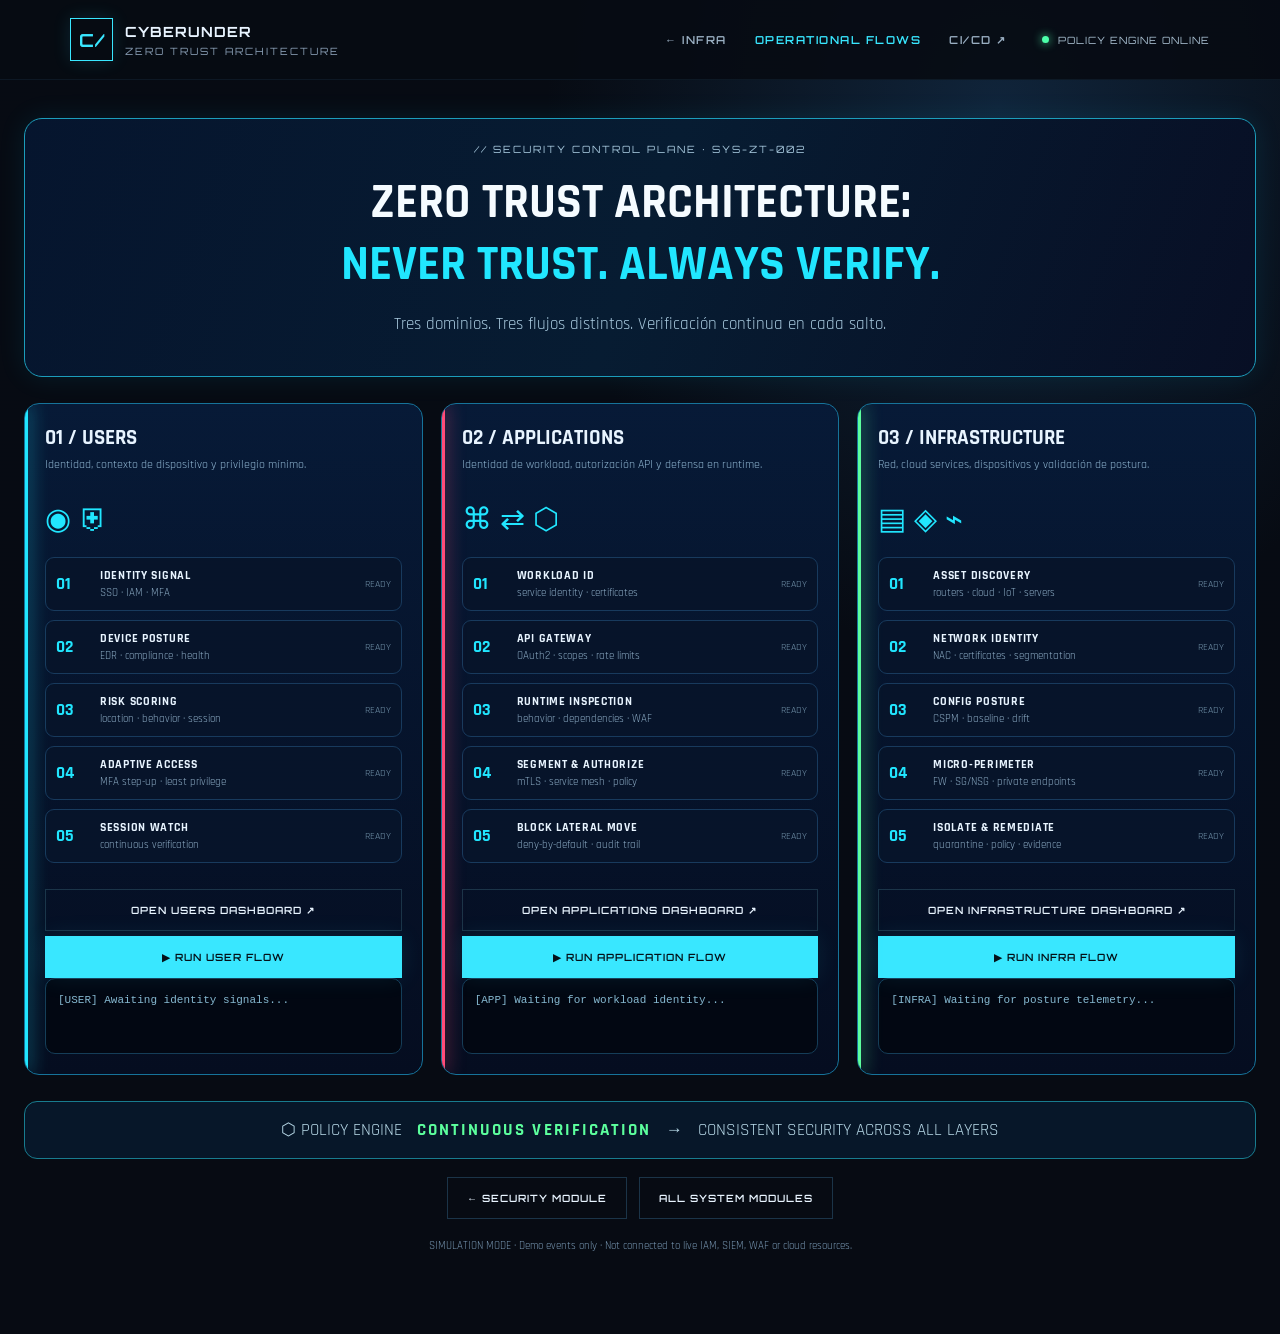
<file: zero-trust.html>
<!doctype html><nhtml lang="es"><head><meta charset="utf-8"><meta name="viewport" content="width=device-width,initial-scale=1"><meta name="theme-color" content="#050b1b"><title>ZERO TRUST ARCHITECTURE // CYBERUNDER</title><link rel="stylesheet" href="assets/styles.css"><style>
:root{--ztcyan:#21e6ff;--ztgreen:#5cff9d;--ztred:#ff4c78}.zt-main{max-width:1500px;margin:auto;padding:38px 24px 70px}.zt-hero{text-align:center;border:1px solid #1c9dbb;border-radius:18px;padding:24px;background:linear-gradient(110deg,#06152e,#071c32,#080f25);box-shadow:0 0 28px #00d9ff18}.zt-hero h1{font-size:clamp(25px,4vw,48px);margin:8px 0;color:#f5fbff}.zt-hero h1 em{font-style:normal;color:var(--ztcyan)}.zt-hero p{color:#a7c8dd}.zt-lines{display:grid;grid-template-columns:repeat(3,minmax(0,1fr));gap:18px;margin:26px 0}.zt-card{border:1px solid #16739a;border-radius:15px;background:linear-gradient(180deg,#071a37,#050d20);padding:20px;position:relative;overflow:hidden}.zt-card:before{content:'';position:absolute;inset:0 auto 0 0;width:3px;background:var(--ztcyan);box-shadow:0 0 18px var(--ztcyan)}.zt-card:nth-child(2):before{background:#ff4c78;box-shadow:0 0 18px #ff4c78}.zt-card:nth-child(3):before{background:#5cff9d;box-shadow:0 0 18px #5cff9d}.zt-card h2{font-size:21px;margin:0 0 6px}.zt-card .sub{font-size:12px;color:#8fb5d1;min-height:34px}.zt-icon{font-size:30px;color:var(--ztcyan);margin:10px 0}.zt-flow{display:grid;gap:9px;margin:18px 0}.zt-step{display:grid;grid-template-columns:34px 1fr auto;gap:10px;align-items:center;border:1px solid #183a5d;border-radius:9px;padding:10px;background:#07142a}.zt-step .num{color:var(--ztcyan);font-weight:bold}.zt-step b{display:block;font-size:12px;letter-spacing:.06em}.zt-step small{display:block;color:#8aa9c2;font-size:11px;margin-top:3px}.zt-step .state{font-size:10px;color:#7191a9}.zt-step.running{border-color:var(--ztcyan);box-shadow:0 0 18px #00d9ff22;animation:ztpulse .7s infinite alternate}.zt-step.done{border-color:#38bd80}.zt-step.done .state{color:var(--ztgreen)}@keyframes ztpulse{to{background:#0c2745}}.zt-run{width:100%;margin-top:5px}.zt-terminal{background:#020712;border:1px solid #153d58;border-radius:10px;padding:12px;min-height:76px;color:#86b9d1;font:11px/1.8 monospace;overflow:auto}.zt-footer{display:flex;justify-content:center;align-items:center;gap:15px;flex-wrap:wrap;border:1px solid #187c8f;border-radius:13px;padding:17px;color:#b7d8e7;background:#071729}.zt-footer strong{color:var(--ztgreen);letter-spacing:.12em}.zt-bottom{text-align:center;color:#7695b0;font-size:11px;margin-top:20px}.zt-actions{display:flex;gap:12px;justify-content:center;margin-top:18px;flex-wrap:wrap}@media(max-width:950px){.zt-lines{grid-template-columns:1fr}.zt-card .sub{min-height:0}.zt-main{padding:20px 13px}}
</style></head><body class="pipeline-page"><div class="scanlines"></div><header class="topbar"><a class="brand" href="index.html"><span class="brand-mark">C/</span><span>CYBERUNDER<small>ZERO TRUST ARCHITECTURE</small></span></a><button class="menu-toggle" aria-label="Abrir menú">☰</button><nav class="nav"><a href="index.html">← INFRA</a><a class="active" href="#flows">OPERATIONAL FLOWS</a><a href="cicd.html">CI/CD ↗</a></nav><div class="system-state"><i class="pulse"></i> POLICY ENGINE ONLINE</div></header>
<main class="zt-main"><section class="zt-hero"><p class="eyebrow">// SECURITY CONTROL PLANE · SYS-ZT-002</p><h1>ZERO TRUST ARCHITECTURE:<br><em>NEVER TRUST. ALWAYS VERIFY.</em></h1><p>Tres dominios. Tres flujos distintos. Verificación continua en cada salto.</p></section><section class="zt-lines" id="flows">
<article class="zt-card" data-flow="users"><h2>01 / USERS</h2><div class="sub">Identidad, contexto de dispositivo y privilegio mínimo.</div><div class="zt-icon">◉ ⛨</div><div class="zt-flow"><div class="zt-step"><span class="num">01</span><div><b>IDENTITY SIGNAL</b><small>SSO · IAM · MFA</small></div><span class="state">READY</span></div><div class="zt-step"><span class="num">02</span><div><b>DEVICE POSTURE</b><small>EDR · compliance · health</small></div><span class="state">READY</span></div><div class="zt-step"><span class="num">03</span><div><b>RISK SCORING</b><small>location · behavior · session</small></div><span class="state">READY</span></div><div class="zt-step"><span class="num">04</span><div><b>ADAPTIVE ACCESS</b><small>MFA step-up · least privilege</small></div><span class="state">READY</span></div><div class="zt-step"><span class="num">05</span><div><b>SESSION WATCH</b><small>continuous verification</small></div><span class="state">READY</span></div></div><a class="btn ghost" style="width:100%;margin-top:8px" href="users-zero-trust.html">OPEN USERS DASHBOARD ↗</a><button class="btn primary zt-run">▶ RUN USER FLOW</button><div class="zt-terminal">[USER] Awaiting identity signals...</div></article>
<article class="zt-card" data-flow="apps"><h2>02 / APPLICATIONS</h2><div class="sub">Identidad de workload, autorización API y defensa en runtime.</div><div class="zt-icon">⌘ ⇄ ⬡</div><div class="zt-flow"><div class="zt-step"><span class="num">01</span><div><b>WORKLOAD ID</b><small>service identity · certificates</small></div><span class="state">READY</span></div><div class="zt-step"><span class="num">02</span><div><b>API GATEWAY</b><small>OAuth2 · scopes · rate limits</small></div><span class="state">READY</span></div><div class="zt-step"><span class="num">03</span><div><b>RUNTIME INSPECTION</b><small>behavior · dependencies · WAF</small></div><span class="state">READY</span></div><div class="zt-step"><span class="num">04</span><div><b>SEGMENT & AUTHORIZE</b><small>mTLS · service mesh · policy</small></div><span class="state">READY</span></div><div class="zt-step"><span class="num">05</span><div><b>BLOCK LATERAL MOVE</b><small>deny-by-default · audit trail</small></div><span class="state">READY</span></div></div><a class="btn ghost" style="width:100%;margin-top:8px" href="applications-zero-trust.html">OPEN APPLICATIONS DASHBOARD ↗</a><button class="btn primary zt-run">▶ RUN APPLICATION FLOW</button><div class="zt-terminal">[APP] Waiting for workload identity...</div></article>
<article class="zt-card" data-flow="infra"><h2>03 / INFRASTRUCTURE</h2><div class="sub">Red, cloud services, dispositivos y validación de postura.</div><div class="zt-icon">▤ ◈ ⌁</div><div class="zt-flow"><div class="zt-step"><span class="num">01</span><div><b>ASSET DISCOVERY</b><small>routers · cloud · IoT · servers</small></div><span class="state">READY</span></div><div class="zt-step"><span class="num">02</span><div><b>NETWORK IDENTITY</b><small>NAC · certificates · segmentation</small></div><span class="state">READY</span></div><div class="zt-step"><span class="num">03</span><div><b>CONFIG POSTURE</b><small>CSPM · baseline · drift</small></div><span class="state">READY</span></div><div class="zt-step"><span class="num">04</span><div><b>MICRO-PERIMETER</b><small>FW · SG/NSG · private endpoints</small></div><span class="state">READY</span></div><div class="zt-step"><span class="num">05</span><div><b>ISOLATE & REMEDIATE</b><small>quarantine · policy · evidence</small></div><span class="state">READY</span></div></div><a class="btn ghost" style="width:100%;margin-top:8px" href="infrastructure-zero-trust.html">OPEN INFRASTRUCTURE DASHBOARD ↗</a><button class="btn primary zt-run">▶ RUN INFRA FLOW</button><div class="zt-terminal">[INFRA] Waiting for posture telemetry...</div></article>
</section><section class="zt-footer"><span>⬡ POLICY ENGINE</span><strong>CONTINUOUS VERIFICATION</strong><span>→</span><span>CONSISTENT SECURITY ACROSS ALL LAYERS</span></section><div class="zt-actions"><a class="btn ghost" href="module.html?module=security">← SECURITY MODULE</a><a class="btn ghost" href="index.html#modules">ALL SYSTEM MODULES</a></div><p class="zt-bottom">SIMULATION MODE · Demo events only · Not connected to live IAM, SIEM, WAF or cloud resources.</p></main><script src="assets/app.js"></script><script>
const logs={users:['Resolving identity provider and MFA claims','Checking device compliance and endpoint posture','Scoring session context and behavioral signals','Applying least-privilege access decision','Starting continuous session verification'],apps:['Attesting workload identity and certificate chain','Validating OAuth scopes and API gateway rules','Inspecting runtime behavior and dependency signals','Evaluating mTLS and service-to-service policy','Testing deny-by-default against lateral movement'],infra:['Discovering routers, cloud assets, IoT and servers','Mapping network identity and segmentation zones','Comparing cloud configuration with secure baseline','Checking firewall, SG/NSG and private endpoint policy','Simulating quarantine and collecting audit evidence']};document.querySelectorAll('.zt-card').forEach(card=>{const btn=card.querySelector('button'),steps=[...card.querySelectorAll('.zt-step')],term=card.querySelector('.zt-terminal');let busy=false;btn.addEventListener('click',async()=>{if(busy)return;busy=true;btn.disabled=true;btn.textContent='◌ FLOW RUNNING';steps.forEach(s=>{s.classList.remove('done','running');s.querySelector('.state').textContent='QUEUED'});term.textContent='[SYSTEM] '+card.dataset.flow.toUpperCase()+' workflow started';for(let i=0;i<steps.length;i++){const s=steps[i];s.classList.add('running');s.querySelector('.state').textContent='RUNNING';term.textContent+='\n['+(new Date().toLocaleTimeString('es-CL',{hour12:false}))+'] '+logs[card.dataset.flow][i];s.scrollIntoView({block:'nearest',behavior:'smooth'});await new Promise(r=>setTimeout(r,650));s.classList.remove('running');s.classList.add('done');s.querySelector('.state').textContent='PASS'}term.textContent+='\n[PASS] '+card.dataset.flow.toUpperCase()+' flow completed · evidence recorded';btn.disabled=false;btn.textContent='↻ RUN FLOW AGAIN';busy=false})});
</script></body></html>
</file>
<file: assets/styles.css>
@import url('https://fonts.googleapis.com/css2?family=Orbitron:wght@400;500;600;700;800&family=Rajdhani:wght@400;500;600;700&display=swap');
:root{--bg:#070b13;--panel:#0b1220;--panel2:#0e1929;--line:#1b3448;--cyan:#39e7ff;--blue:#4c9dff;--pink:#ff3ca6;--text:#e8f4ff;--muted:#8aa0b6;--green:#4cffaa;--display:'Orbitron',sans-serif;--body:'Rajdhani',sans-serif}*{box-sizing:border-box}html{scroll-behavior:smooth}body{margin:0;background:radial-gradient(ellipse at 78% 8%,#10243a 0,transparent 32%),var(--bg);color:var(--text);font-family:var(--body);font-size:17px;overflow-x:hidden}a{color:inherit;text-decoration:none}.scanlines{pointer-events:none;position:fixed;inset:0;z-index:20;opacity:.13;background:repeating-linear-gradient(0deg,transparent 0 3px,rgba(57,231,255,.07) 4px)}.topbar{height:80px;padding:0 5.5%;display:flex;align-items:center;gap:35px;border-bottom:1px solid #1b344855;background:#070b13e8;position:relative;z-index:30}.brand{display:flex;align-items:center;gap:12px;font:700 14px var(--display);letter-spacing:1px}.brand small{display:block;font:10px var(--display);letter-spacing:2px;color:var(--muted);margin-top:5px}.brand-mark{width:43px;height:43px;display:grid;place-items:center;color:var(--cyan);border:1px solid var(--cyan);font:700 18px var(--display);box-shadow:0 0 18px #39e7ff22}.nav{display:flex;gap:28px;margin-left:auto;align-items:center}.nav a{font:600 11px var(--display);letter-spacing:1.5px;color:#9aafc2;transition:.2s}.nav a:hover,.nav a.active{color:var(--cyan)}.nav-dev{border:1px solid #39e7ff66;padding:11px 16px;color:var(--cyan)!important}.system-state{font:10px var(--display);letter-spacing:1px;color:#a8bfd0;display:flex;align-items:center;gap:9px;white-space:nowrap}.system-state span{border-left:1px solid var(--line);padding-left:12px;color:var(--cyan)}.pulse{display:inline-block;width:7px;height:7px;background:var(--green);border-radius:50%;box-shadow:0 0 10px var(--green);animation:pulse 1.4s infinite}@keyframes pulse{50%{opacity:.35;box-shadow:0 0 2px var(--green)}}.hero{min-height:565px;padding:85px 8% 65px;display:grid;grid-template-columns:1.1fr .9fr;align-items:center;gap:30px;position:relative}.eyebrow{font:10px var(--display);letter-spacing:2px;color:var(--cyan);margin:0 0 17px}.hero h1,.page-title h1{font:800 clamp(34px,4.5vw,62px)/1.18 var(--display);letter-spacing:-1px;margin:0}.hero h1 span,.page-title h1 span,.section-heading h2 span,.bottom-band h2 span,.panel-heading h2 span{color:var(--cyan);text-shadow:0 0 22px #39e7ff20}.hero-text{font-size:20px;line-height:1.45;color:#9db0c3;max-width:600px;margin:23px 0 27px}.hero-actions{display:flex;gap:12px;flex-wrap:wrap}.btn{display:inline-flex;align-items:center;justify-content:center;gap:25px;padding:14px 19px;font:600 10px var(--display);letter-spacing:1px;border:1px solid var(--line);transition:.2s;cursor:pointer;background:transparent;color:var(--text)}.btn.primary{background:var(--cyan);color:#041018;border-color:var(--cyan);box-shadow:0 0 25px #39e7ff18}.btn.primary:hover{background:#9af5ff;box-shadow:0 0 28px #39e7ff4a;transform:translateY(-2px)}.btn.ghost:hover{border-color:var(--cyan);color:var(--cyan)}.hero-meta{display:flex;gap:29px;margin-top:42px;flex-wrap:wrap}.hero-meta span{font:9px var(--display);color:#8299ae;letter-spacing:1px}.hero-meta b{color:var(--text);font-size:13px;margin-right:5px}.orbital{height:390px;max-width:460px;width:100%;position:relative;margin:auto;display:grid;place-items:center}.orbit{position:absolute;border:1px solid #39e7ff4b;border-radius:50%;transform:rotate(-24deg)}.orbit-a{width:290px;height:290px}.orbit-b{width:380px;height:220px;transform:rotate(52deg);border-color:#ff3ca64a}.orbit-c{width:410px;height:330px;transform:rotate(-56deg);border-color:#4c9dff40}.core{width:120px;height:120px;border:1px solid var(--cyan);background:#0a1c2a;box-shadow:0 0 55px #39e7ff2b,inset 0 0 28px #39e7ff19;display:flex;flex-direction:column;justify-content:center;align-items:center;clip-path:polygon(25% 0,75% 0,100% 25%,100% 75%,75% 100%,25% 100%,0 75%,0 25%);z-index:2}.core span{font:800 25px var(--display);color:var(--cyan)}.core small{font:8px var(--display);letter-spacing:1px;color:#b5d1df;margin-top:8px}.orbit-label{position:absolute;font:9px var(--display);letter-spacing:1px;color:#a9c5d8;background:#07101b;padding:6px 8px;border:1px solid var(--line)}.label-a{top:37px;right:16px}.label-b{bottom:41px;left:1px}.label-c{bottom:50px;right:1px}.orbit-dot{position:absolute;width:9px;height:9px;border-radius:50%;background:var(--cyan);box-shadow:0 0 15px var(--cyan)}.dot-a{top:69px;left:115px}.dot-b{right:39px;top:170px;background:var(--pink);box-shadow:0 0 15px var(--pink)}.dot-c{bottom:64px;left:126px}.ticker{display:flex;justify-content:space-around;gap:20px;align-items:center;min-height:54px;padding:12px 5%;border-top:1px solid var(--line);border-bottom:1px solid var(--line);background:#0a1220;font:9px var(--display);letter-spacing:1px;color:#91a7bb;flex-wrap:wrap}.ticker span:first-child{color:var(--cyan)}.ticker b{color:var(--green);margin-left:7px}.section{padding:82px 8% 90px}.section-heading,.panel-heading{display:flex;align-items:center;justify-content:space-between;gap:20px;margin-bottom:28px}.section-heading h2,.bottom-band h2,.panel-heading h2{font:700 clamp(22px,2.7vw,32px) var(--display);margin:0;letter-spacing:.2px}.small-tag{font:9px var(--display);color:#91a7bb;letter-spacing:1px;border:1px solid var(--line);padding:9px 11px}.module-grid{display:grid;grid-template-columns:repeat(3,1fr);gap:17px}.module-card{display:block;position:relative;padding:25px 23px 18px;background:linear-gradient(145deg,#0d1928,#080f19);border:1px solid var(--line);min-height:300px;transition:.25s;overflow:hidden}.module-card:before{content:'';position:absolute;inset:0 auto auto 0;width:0;height:2px;background:var(--cyan);transition:.25s}.module-card:hover{transform:translateY(-5px);border-color:#39e7ff88;box-shadow:0 14px 45px #0005}.module-card:hover:before{width:100%}.card-icon{font-size:28px;color:var(--cyan);margin-bottom:20px}.card-icon.magenta{color:var(--pink)}.card-top{display:flex;justify-content:space-between;font:9px var(--display);letter-spacing:1px;color:#7890a6}.status{color:var(--green)}.module-card h3{font:700 20px var(--display);margin:18px 0 10px}.module-card p{color:#93a9bc;font-size:17px;line-height:1.35;min-height:47px;margin:0 0 18px}.chips{display:flex;gap:7px;flex-wrap:wrap}.chips span{font:9px var(--display);color:#a7c3d4;border:1px solid #294155;padding:6px 8px}.card-line{border-top:1px solid var(--line);margin-top:22px;padding-top:13px;display:flex;justify-content:space-between;font:9px var(--display);letter-spacing:1px;color:#7791a8}.card-line b{color:var(--cyan)}.mini-flow{display:flex;align-items:center;gap:5px;flex-wrap:wrap;margin-top:15px}.mini-flow i{width:8px;height:8px;background:var(--cyan);box-shadow:0 0 9px #39e7ff88;animation:flowBlink 1.5s infinite}.mini-flow i:nth-child(2){animation-delay:.2s}.mini-flow i:nth-child(3){animation-delay:.4s}.mini-flow i:nth-child(4){animation-delay:.6s}.mini-flow i:nth-child(5){animation-delay:.8s}.mini-flow span{font:8px var(--display);color:#9bb2c5;margin-left:5px}@keyframes flowBlink{50%{opacity:.25}}.bottom-band{margin:0 8% 75px;padding:30px 34px;border:1px solid var(--line);background:linear-gradient(90deg,#0e1d2d,#09111d);display:flex;align-items:center;justify-content:space-between;gap:20px}.bottom-band h2{font-size:clamp(20px,3vw,30px)}footer{min-height:66px;border-top:1px solid var(--line);padding:20px 5.5%;display:flex;justify-content:space-between;gap:15px;flex-wrap:wrap;color:#6e879c;font:9px var(--display);letter-spacing:1px}.pipeline-main{padding:50px 5.5% 70px;max-width:1600px;margin:auto}.page-title{display:flex;justify-content:space-between;align-items:center;gap:25px;margin-bottom:30px}.page-title h1{font-size:clamp(27px,3.5vw,45px)}.page-title .hero-text{margin:13px 0 0;font-size:18px}.run-box{min-width:180px;padding:15px 18px;border:1px solid var(--line);background:#0b1421;display:flex;flex-direction:column;gap:8px}.run-box strong{font:700 14px var(--display);color:#9bb1c5}.run-box small{font:9px var(--display);color:#688198}.status-running{color:var(--cyan)!important}.status-success{color:var(--green)!important}.status-failed{color:var(--pink)!important}.pipeline-summary{display:grid;grid-template-columns:repeat(4,1fr);border:1px solid var(--line);background:#0a121e;margin-bottom:24px}.pipeline-summary>div{padding:16px 20px;border-right:1px solid var(--line);display:flex;flex-direction:column;gap:8px}.pipeline-summary>div:last-child{border:0}.pipeline-summary span{font:9px var(--display);letter-spacing:1px;color:#7891a6}.pipeline-summary b{font:600 15px var(--body);color:#e3f1ff}.pipeline-summary .cyan{color:var(--cyan);font-family:var(--display);font-size:10px}.branch-dot{display:inline-block;width:6px;height:6px;background:var(--green);border-radius:50%}.pipeline-panel,.terminal-panel,.artifact-panel{border:1px solid var(--line);background:linear-gradient(145deg,#0b1421,#080e17);padding:24px}.panel-heading{margin-bottom:20px}.panel-heading h2{font-size:19px}.panel-heading .eyebrow{margin-bottom:8px}.run-button{white-space:nowrap}.progress-track{height:3px;background:#1a2c3e;margin-bottom:24px;overflow:hidden}.progress-track div{height:100%;width:0;background:var(--cyan);box-shadow:0 0 15px var(--cyan);transition:width .5s}.stage-flow{display:grid;grid-template-columns:minmax(0,1fr) 22px minmax(0,1fr) 22px minmax(0,1fr) 22px minmax(0,1fr) 22px minmax(0,1fr);align-items:stretch}.stage{min-width:0;position:relative;border:1px solid #21384a;background:#0b1725;padding:15px 12px 0;transition:.3s;overflow:hidden}.stage-number{font:10px var(--display);color:#526d83}.stage-symbol{font-size:24px;color:#4d6a81;margin:17px 0 13px}.stage-state{font:8px var(--display);letter-spacing:1px;color:#6d8295;border:1px solid #273b4d;padding:5px 6px;display:inline-block}.stage h3{font:700 11px var(--display);line-height:1.5;margin:15px 0 8px;min-height:32px}.stage p{font-size:14px;line-height:1.2;color:#92a8bb;margin:0 0 10px;min-height:32px}.stage small{font:9px var(--display);color:#647f95;overflow-wrap:anywhere}.stage-foot{font:8px var(--display);letter-spacing:.5px;color:#68839a;border-top:1px solid #21384a;margin-top:15px;padding:11px 0}.stage.running{border-color:var(--cyan);box-shadow:0 0 22px #39e7ff18;background:#0d2130}.stage.running .stage-symbol,.stage.running .stage-state{color:var(--cyan)}.stage.running .stage-state{border-color:var(--cyan);animation:pulse 1s infinite}.stage.done{border-color:#4cffaa70;background:#0a1b1b}.stage.done .stage-symbol,.stage.done .stage-state,.stage.done .stage-foot{color:var(--green)}.stage.done .stage-state{border-color:#4cffaa60}.stage.failed{border-color:var(--pink)}.stage.failed .stage-symbol,.stage.failed .stage-state{color:var(--pink)}.connector{align-self:center;height:2px;background:#1b3448;position:relative;overflow:hidden}.connector span{display:block;width:100%;height:100%;background:var(--cyan);transform:translateX(-100%)}.connector.active span{animation:connectorFlow .8s linear infinite}@keyframes connectorFlow{to{transform:translateX(100%)}}.flow-legend{display:flex;gap:21px;align-items:center;flex-wrap:wrap;margin-top:21px;font:8px var(--display);letter-spacing:.7px;color:#7f96aa}.flow-legend>span{display:flex;align-items:center;gap:7px}.legend-dot{width:7px;height:7px;border-radius:50%;display:inline-block}.legend-dot.done{background:var(--green)}.legend-dot.active-dot{background:var(--cyan);box-shadow:0 0 8px var(--cyan)}.legend-dot.idle-dot{background:#50677a}.auto-note{margin-left:auto;color:var(--green)!important}.telemetry-grid{display:grid;grid-template-columns:1.35fr 1fr;gap:20px;margin-top:20px}.compact{margin-bottom:16px}.live-label{font:9px var(--display);color:var(--green);display:flex;align-items:center;gap:8px}.terminal{height:230px;overflow:auto;background:#050a11;border:1px solid #1b2c3e;padding:15px;font:12px/1.7 monospace;color:#b4cbd9}.terminal-line{overflow-wrap:anywhere}.terminal-line .log-time{color:#5f7b91}.terminal-line.info{color:#a9c2d3}.terminal-line.success{color:var(--green)}.terminal-line.warn{color:#ffcf75}.terminal-line.error{color:var(--pink)}.terminal-line.muted{color:#6b8194}.prompt{color:var(--cyan)}.cursor{color:var(--cyan);animation:pulse .9s infinite}.artifact-panel{min-width:0}.vault-icon{font-size:25px;color:var(--cyan)}.artifact-box{display:flex;align-items:center;gap:12px;padding:15px;background:#07101a;border:1px solid #1c3043}.artifact-file{width:38px;height:42px;display:grid;place-items:center;background:#112639;color:var(--cyan);font-size:21px}.artifact-box>div:nth-child(2){display:flex;flex-direction:column;gap:6px;min-width:0;flex:1}.artifact-box b{font:10px var(--display);overflow-wrap:anywhere}.artifact-box small{font-size:13px;color:#7e97ab}.artifact-badge{font:8px var(--display);padding:5px;border:1px solid #2a4052;color:#7991a6}.artifact-badge.ready{color:var(--green);border-color:#4cffaa77}.metric-list{margin-top:18px}.metric-list div{display:flex;justify-content:space-between;gap:10px;padding:10px 0;border-bottom:1px solid #1b2c3c}.metric-list span{font:8px var(--display);letter-spacing:.5px;color:#7f96aa}.metric-list b{font:9px var(--display);color:#c6d9e7;text-align:right}.metric-list b.ok{color:var(--green)}.deploy-indicator{display:flex;align-items:center;gap:10px;padding:13px 0 0;font-size:14px;color:#92a9bc}.notice{display:flex;gap:15px;align-items:flex-start;padding:14px 17px;border:1px solid #26394a;margin-top:20px;background:#0a111b;color:#849bad;font-size:14px;line-height:1.4}.notice b{font:9px var(--display);color:var(--cyan);white-space:nowrap;padding-top:2px}.menu-toggle{display:none;background:transparent;color:var(--cyan);border:1px solid var(--line);padding:7px 10px;font-size:18px}
@media(max-width:1000px){.topbar{padding:0 4%;gap:18px}.system-state{display:none}.hero{padding:65px 5%;grid-template-columns:1fr  .8fr}.section{padding:65px 5%}.module-grid{gap:12px}.module-card{padding:20px 16px}.pipeline-main{padding:40px 4% 60px}.stage-flow{grid-template-columns:minmax(0,1fr) 12px minmax(0,1fr) 12px minmax(0,1fr) 12px minmax(0,1fr) 12px minmax(0,1fr)}.stage{padding:12px 8px 0}.stage h3{font-size:9px}.stage p{font-size:13px}.stage small{font-size:8px}.stage-foot{font-size:7px}.pipeline-panel{padding:17px}.telemetry-grid{gap:12px}}@media(max-width:700px){.topbar{height:70px;gap:12px}.brand{font-size:12px}.brand-mark{width:36px;height:36px}.menu-toggle{display:block;margin-left:auto}.nav{display:none;position:absolute;top:69px;left:0;right:0;background:#07101b;border-bottom:1px solid var(--line);padding:18px 5%;flex-direction:column;align-items:flex-start;gap:20px}.nav.open{display:flex}.hero{grid-template-columns:1fr;padding:55px 6% 35px}.hero h1{font-size:clamp(31px,8vw,47px)}.hero-text{font-size:18px}.orbital{height:310px;transform:scale(.82);margin:-5px auto -20px}.ticker{justify-content:flex-start;gap:17px}.ticker span{font-size:8px}.section{padding:55px 6%}.section-heading{align-items:flex-start;flex-direction:column}.module-grid{grid-template-columns:1fr}.module-card{min-height:unset}.module-card p{min-height:unset}.bottom-band{margin:0 6% 50px;flex-direction:column;align-items:flex-start;padding:25px 20px}.bottom-band .btn{width:100%}.pipeline-main{padding:32px 4% 45px}.page-title{align-items:flex-start;flex-direction:column}.run-box{width:100%}.pipeline-summary{grid-template-columns:1fr 1fr}.pipeline-summary>div:nth-child(2){border-right:0}.pipeline-summary>div:nth-child(-n+2){border-bottom:1px solid var(--line)}.panel-heading{align-items:flex-start;flex-direction:column}.run-button{width:100%}.stage-flow{display:flex;flex-direction:column;gap:0}.stage{display:grid;grid-template-columns:38px 36px 1fr auto;align-items:center;gap:5px 9px;padding:12px}.stage-number{grid-row:1;grid-column:1}.stage-symbol{grid-row:1 / span 2;grid-column:2;margin:0;font-size:21px}.stage-state{grid-row:1;grid-column:4;font-size:7px}.stage h3{grid-row:1;grid-column:3;margin:0;min-height:0;font-size:10px}.stage p{grid-row:2;grid-column:3;margin:0;min-height:0;font-size:13px}.stage small{grid-row:3;grid-column:3 / span 2;margin-top:3px}.stage-foot{grid-row:3;grid-column:1 / span 2;border:0;margin:0;padding:3px 0;font-size:7px}.connector{height:13px;width:2px;align-self:center}.connector span{width:100%;height:100%;transform:translateY(-100%)}.connector.active span{animation:connectorFlowVertical .8s linear infinite}@keyframes connectorFlowVertical{to{transform:translateY(100%)}}.flow-legend{gap:12px}.auto-note{margin-left:0}.telemetry-grid{grid-template-columns:1fr}.terminal{height:200px}.notice{font-size:13px}footer{font-size:8px}}


/* SYSTEM MODULES expansion */
.module-grid-expanded{grid-template-columns:repeat(3,minmax(0,1fr));}
.module-grid-expanded .module-card{display:block;text-decoration:none;color:inherit;cursor:pointer;transition:transform .22s ease,border-color .22s ease,box-shadow .22s ease;}
.module-grid-expanded .module-card:hover{transform:translateY(-5px);border-color:var(--cyan,#35e7ff);box-shadow:0 0 24px rgba(53,231,255,.12);}
.module-grid-expanded .card-line b{color:var(--cyan,#35e7ff);}
.module-flow{display:flex;align-items:stretch;gap:10px;overflow-x:auto;padding:12px 2px 18px;}
.module-flow .stage{flex:1 0 145px;min-width:145px;}
.module-flow .connector{flex:0 0 22px;align-self:center;}
.module-flow .stage.complete{border-color:#43f3bd;box-shadow:0 0 18px rgba(67,243,189,.12);}
.module-flow .stage.complete .stage-state{color:#43f3bd;}
.module-flow .stage.active{border-color:var(--cyan,#35e7ff);box-shadow:0 0 20px rgba(53,231,255,.18);}
.module-kpi-grid{display:grid;grid-template-columns:1fr 1fr;gap:12px;margin:22px 0;}
.module-kpi-grid>div{border:1px solid rgba(91,133,163,.28);background:rgba(5,12,23,.55);padding:15px;display:flex;flex-direction:column;gap:9px;}
.module-kpi-grid span{font-size:10px;letter-spacing:1.2px;color:#8da8bd;}
.module-kpi-grid b{font:700 21px var(--display,monospace);color:var(--cyan,#35e7ff);}
.module-back{margin-top:18px;display:inline-flex;}
.run-button:disabled{opacity:.7;cursor:wait;}
@media(max-width:900px){.module-grid-expanded{grid-template-columns:repeat(2,minmax(0,1fr));}.module-flow{padding-bottom:22px;}}
@media(max-width:600px){.module-grid-expanded{grid-template-columns:1fr;}.module-flow .stage{flex-basis:138px;min-width:138px;}.module-kpi-grid b{font-size:18px;}}

/* Distinct Cyberunder operational workflows */
.module-flow .stage-foot{font:8px var(--display);letter-spacing:.45px;color:#64839b;border-top:1px solid #21384a;margin-top:13px;padding:10px 0;}
.module-flow .stage.complete .stage-foot{color:var(--green)}
.module-flow.security-flow .stage.active,.module-flow.security-flow .stage.complete{border-color:var(--pink);box-shadow:0 0 18px #ff3ca620}
.module-flow.security-flow .stage.active .stage-symbol,.module-flow.security-flow .stage.complete .stage-state,.module-flow.security-flow .stage.complete .stage-foot{color:var(--pink)}
.module-flow.security-flow .connector span{background:var(--pink)}
.module-flow.observability-flow .stage{background:linear-gradient(180deg,#0c1c2a,#09121e);}
.module-flow.observability-flow .stage.active{animation:telemetryPulse 1.1s ease-in-out infinite alternate}
@keyframes telemetryPulse{from{box-shadow:0 0 5px #39e7ff10}to{box-shadow:0 0 25px #39e7ff35}}
.module-flow.observability-flow .stage-symbol{color:#65cfff}
.module-flow.network-flow .stage{border-style:dashed;background:linear-gradient(145deg,#0a1a27,#08111b)}
.module-flow.network-flow .connector{background:repeating-linear-gradient(90deg,#29485f 0 4px,transparent 4px 8px)}
.module-flow.network-flow .connector span{background:var(--blue)}
.module-flow.network-flow .stage.active{border-color:var(--blue);box-shadow:0 0 18px #4c9dff28}
.module-flow.network-flow .stage.active .stage-symbol,.module-flow.network-flow .stage.complete .stage-state{color:var(--blue)}
.module-flow.iac-flow .stage{background:linear-gradient(155deg,#10251f,#09151a);border-color:#23493f}
.module-flow.iac-flow .stage.active{border-color:var(--green);box-shadow:0 0 18px #4cffaa1d}
.module-flow.iac-flow .stage.active .stage-symbol,.module-flow.iac-flow .stage.complete .stage-state,.module-flow.iac-flow .stage.complete .stage-foot{color:var(--green)}
.module-flow.iac-flow .connector span{background:var(--green)}
.module-flow.cloud-flow .stage.active{background:linear-gradient(145deg,#0e2532,#0b1725)}
.module-flow .stage.complete{background:#091b1a}
@media(max-width:700px){.module-flow .stage-foot{grid-row:4;grid-column:1 / span 4;margin-top:7px;padding:6px 0 0}.module-flow.network-flow .connector{background:#1b3448}}
</file>
